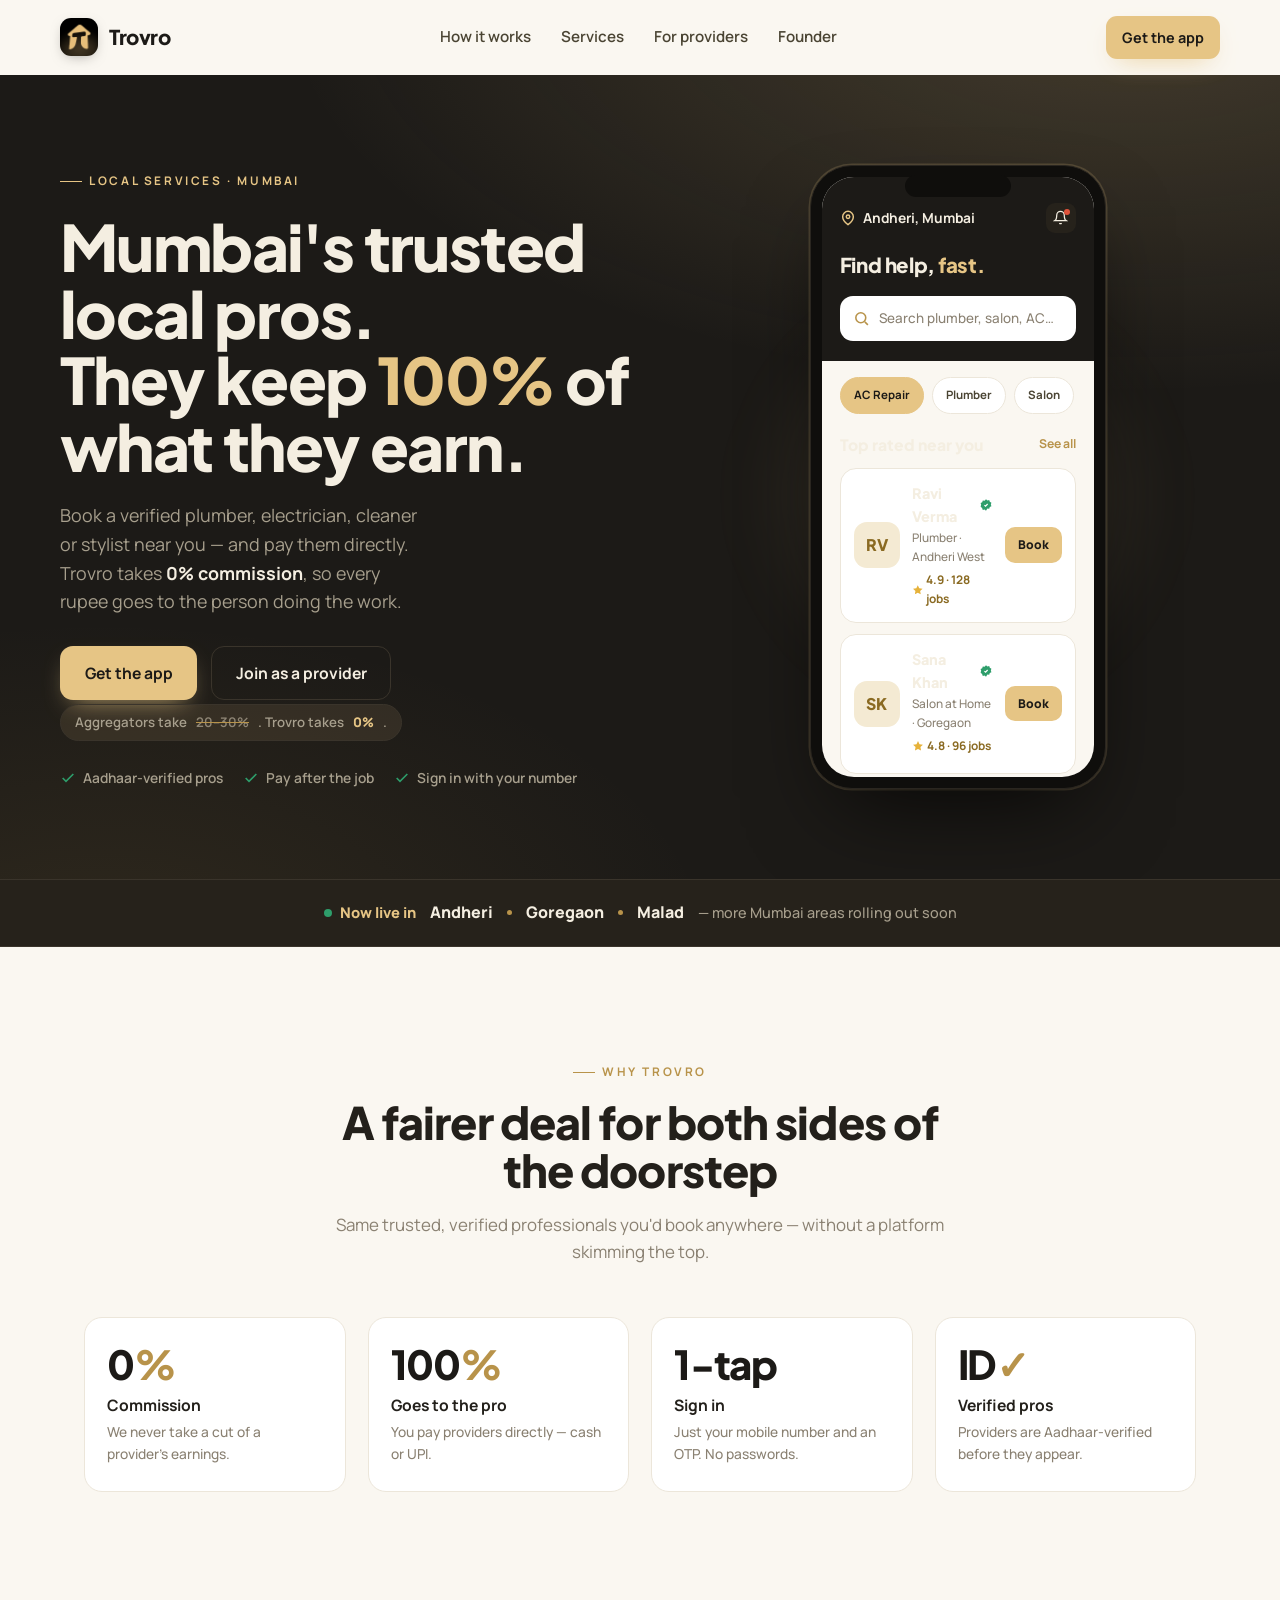
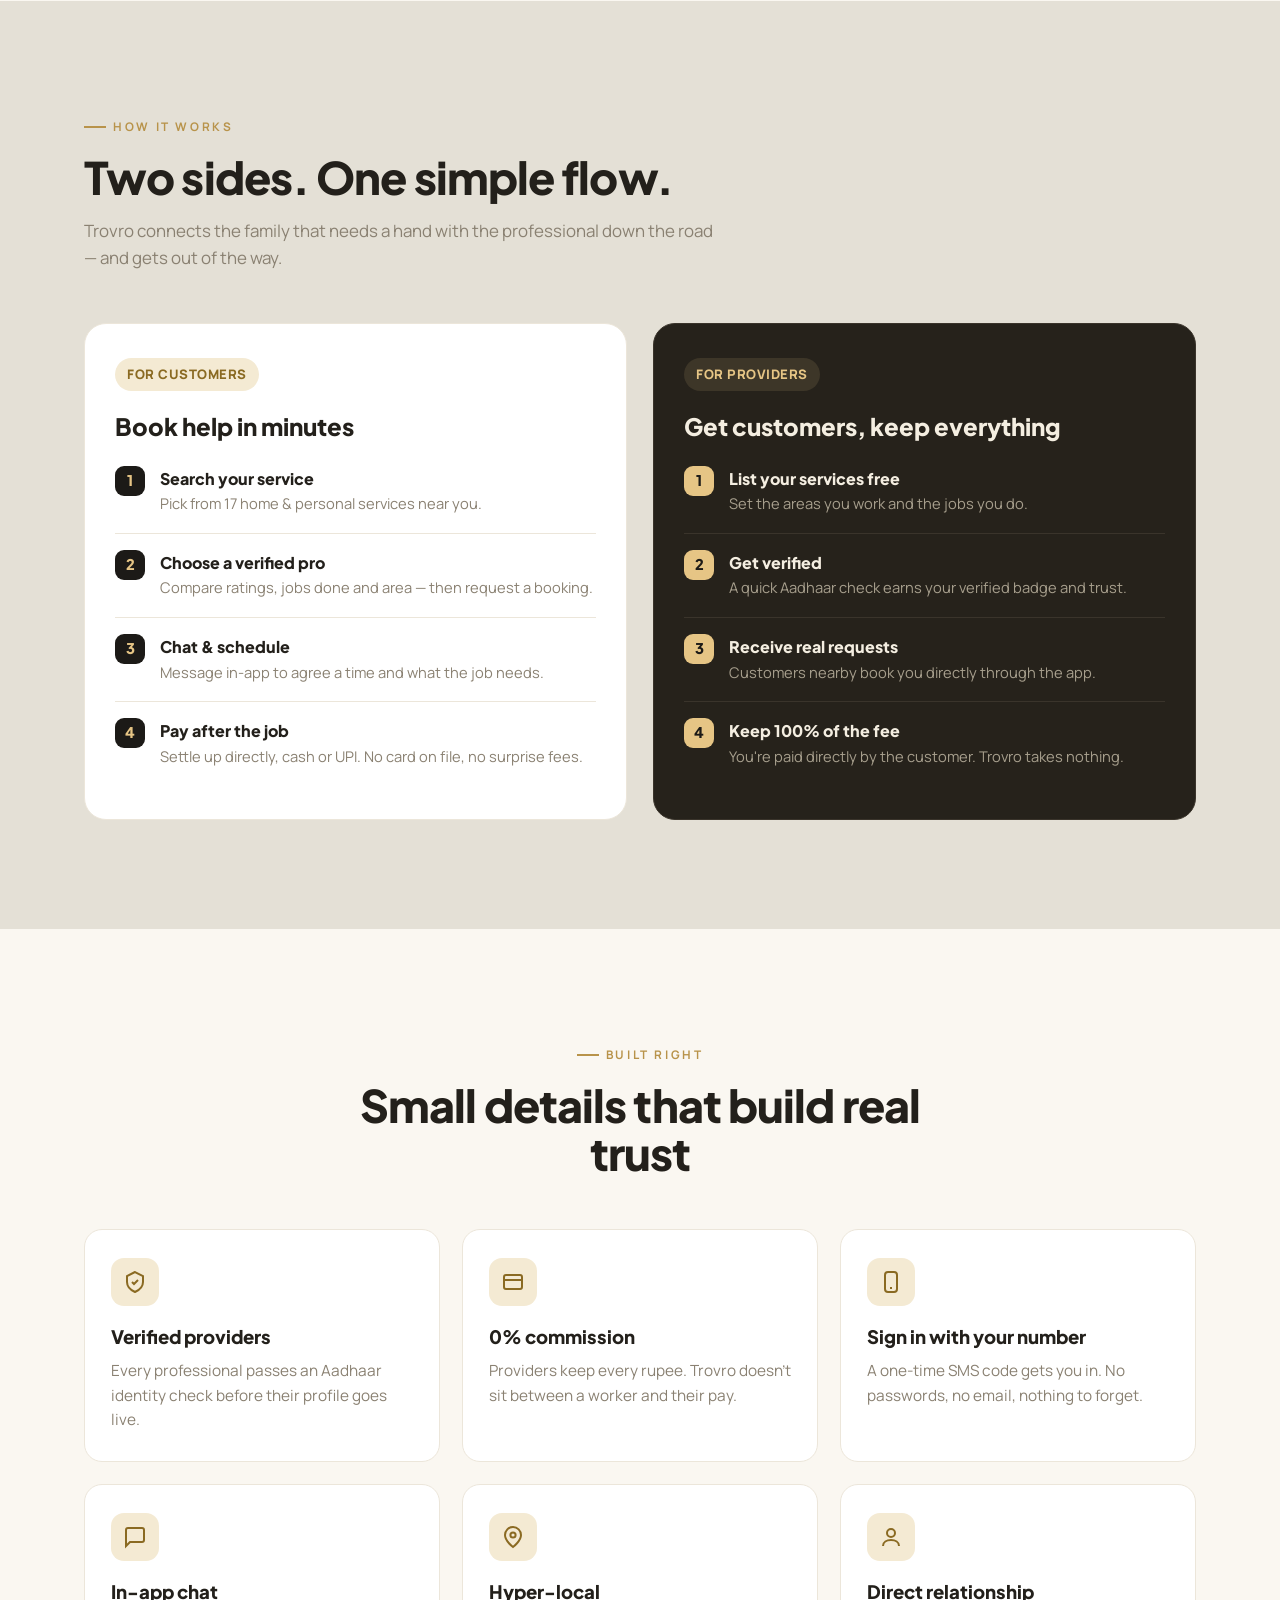
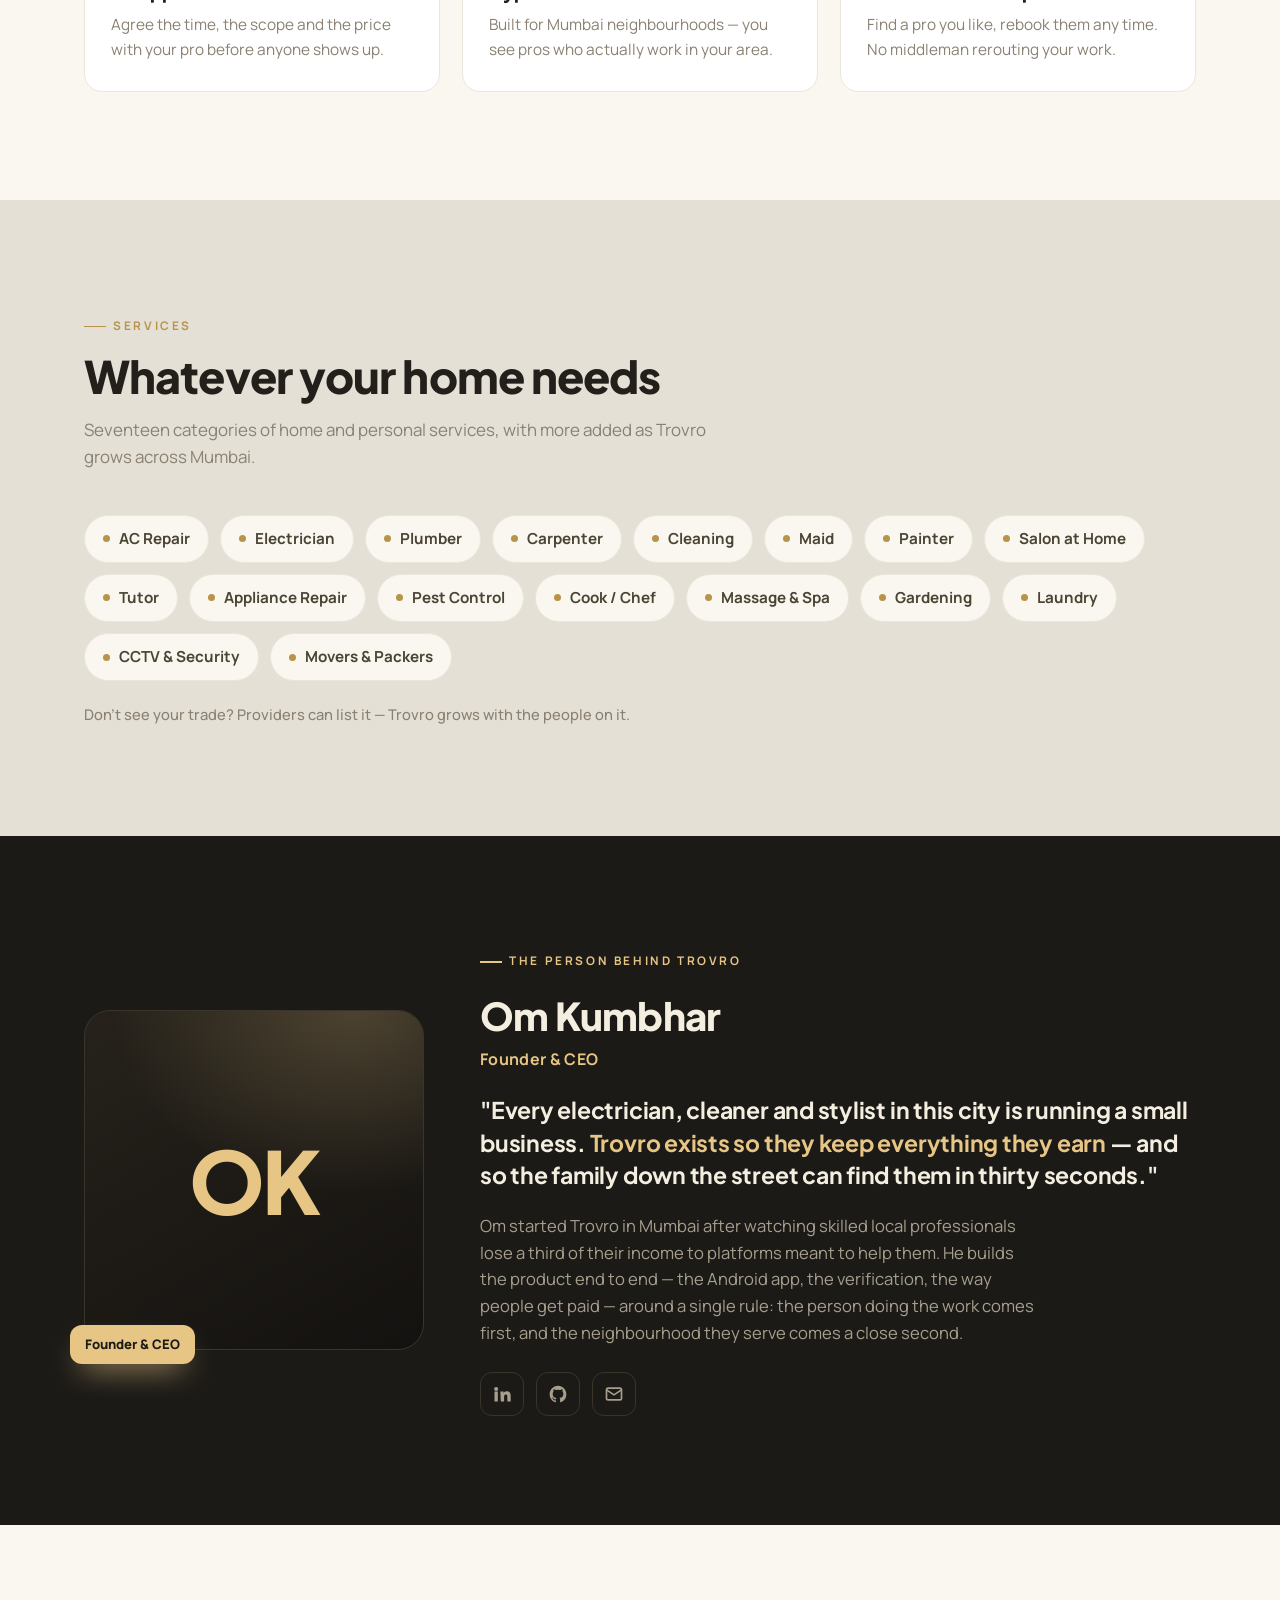
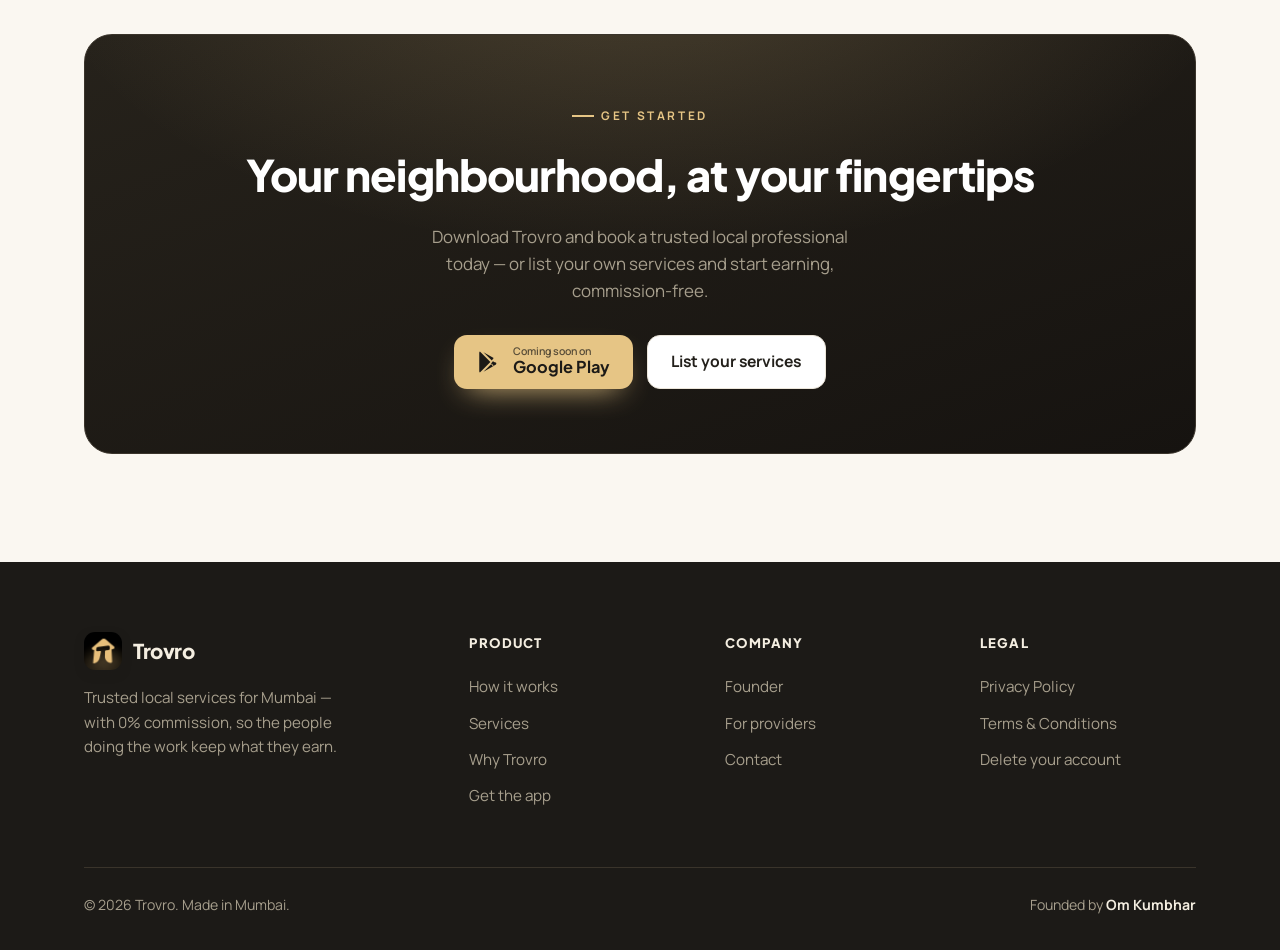
<file: index.html>
<!DOCTYPE html>
<html lang="en">
<head>  
<meta charset="UTF-8">  
<meta name="viewport" content="width=device-width, initial-scale=1.0"> 
<title>Trovro — Mumbai's trusted local pros, 0% commission</title>
<meta name="description" content="Book a verified plumber, electrician, cleaner or stylist near you in Mumbai — and pay them directly. Trovro takes 0% commission, so providers keep 100% of what they earn.">
 
<!-- icons + social -->  
<link rel="icon" href="assets/favicon.png" sizes="48x48">        
<link rel="icon" href="assets/favicon-32.png" sizes="32x32">
<link rel="icon" href="assets/favicon-16.png" sizes="16x16">
<link rel="apple-touch-icon" href="assets/apple-touch-icon.png">        
<meta name="theme-color" content="#1C1A17">  
<meta property="og:type" content="website">
<meta property="og:site_name" content="Trovro">
<meta property="og:title" content="Trovro — Mumbai's trusted local pros, 0% commission">
<meta property="og:description" content="Book a verified plumber, electrician, cleaner or stylist near you in Mumbai — and pay them directly. Trovro takes 0% commission, so providers keep 100% of what they earn.">
<meta property="og:url" content="https://trovro.com/">
<meta property="og:image" content="https://trovro.com/assets/og-image.png">
<meta property="og:image:width" content="1200">  
<meta property="og:image:height" content="630">
<meta property="og:image:alt" content="Trovro — Mumbai's trusted local professionals, 0% commission">      
<meta property="og:locale" content="en_IN">
<meta name="twitter:card" content="summary_large_image">
<meta name="twitter:title" content="Trovro — Mumbai's trusted local pros, 0% commission">
<meta name="twitter:description" content="Book a verified plumber, electrician, cleaner or stylist near you in Mumbai — and pay them directly. Trovro takes 0% commission, so providers keep 100% of what they earn.">
<meta name="twitter:image" content="https://trovro.com/assets/og-image.png">
<!-- /icons + social -->
<link rel="canonical" href="https://trovro.com/">
<link rel="preconnect" href="https://fonts.googleapis.com">      
<link rel="preconnect" href="https://fonts.gstatic.com" crossorigin>
<link href="https://fonts.googleapis.com/css2?family=Plus+Jakarta+Sans:wght@500;600;700;800&family=Manrope:wght@400;500;600;700;800&display=swap" rel="stylesheet">
<link rel="stylesheet" href="assets/style.css">
</head>
<body>

<!-- ===================== NAV ===================== -->
<header class="nav" id="nav">
  <div class="wrap nav-in">
    <a class="brand" href="#top" aria-label="Trovro home">
      <span class="mark" role="img" aria-label="Trovro logo"></span>
      <span class="wordmark">Trovro</span>
    </a>
    <nav class="nav-links" aria-label="Primary">
      <a href="#how">How it works</a>
      <a href="#services">Services</a>
      <a href="#providers">For providers</a>
      <a href="#founder">Founder</a>
    </nav>
    <div class="nav-cta">
      <a href="#get" class="btn btn-gold btn-sm menu-cta">Get the app</a>
      <button class="burger" id="burger" aria-label="Menu" aria-expanded="false">
        <span></span><span></span><span></span>
      </button>
    </div>
  </div>
</header>
<div class="mobile-menu" id="mobileMenu">
  <a href="#how">How it works</a>
  <a href="#services">Services</a>
  <a href="#providers">For providers</a>
  <a href="#founder">Founder</a>
  <a href="#get" class="btn btn-gold">Get the app</a>
</div>

<span id="top"></span>

<!-- ===================== HERO ===================== -->
<section class="hero">
  <div class="wrap hero-in">
    <div class="hero-copy">
      <span class="eyebrow on-dark">Local services · Mumbai</span>
      <h1>Mumbai's trusted local pros.<br>They keep <span class="g">100%</span> of what they earn.</h1>
      <p class="sub">Book a verified plumber, electrician, cleaner or stylist near you — and pay them directly. Trovro takes <b>0% commission</b>, so every rupee goes to the person doing the work.</p>
      <div class="hero-cta">
        <a href="#get" class="btn btn-gold">Get the app</a>
        <a href="#providers" class="btn btn-ghost">Join as a provider</a>
      </div>
      <div class="compare-chip">Aggregators take <s>20–30%</s>. Trovro takes <b>0%</b>.</div>
      <div class="trust-row">
        <span class="t"><svg width="16" height="16" viewBox="0 0 24 24" fill="none" stroke="var(--green)" stroke-width="2.4"><path d="M20 6 9 17l-5-5"/></svg>Aadhaar-verified pros</span>
        <span class="t"><svg width="16" height="16" viewBox="0 0 24 24" fill="none" stroke="var(--green)" stroke-width="2.4"><path d="M20 6 9 17l-5-5"/></svg>Pay after the job</span>
        <span class="t"><svg width="16" height="16" viewBox="0 0 24 24" fill="none" stroke="var(--green)" stroke-width="2.4"><path d="M20 6 9 17l-5-5"/></svg>Sign in with your number</span>
      </div>
    </div>

    <!-- phone mockup -->
    <div class="phone-stage">
      <div class="phone" aria-hidden="true">
        <div class="notch"></div>
        <div class="screen">
          <div class="app-top">
            <div class="app-loc">
              <div class="l"><svg class="pin" viewBox="0 0 24 24" fill="none" stroke="currentColor" stroke-width="2.2"><path d="M20 10c0 6-8 12-8 12s-8-6-8-12a8 8 0 0 1 16 0Z"/><circle cx="12" cy="10" r="2.6"/></svg>Andheri, Mumbai</div>
              <div class="bell"><svg width="15" height="15" viewBox="0 0 24 24" fill="none" stroke="#F4EEE1" stroke-width="2"><path d="M18 8a6 6 0 0 0-12 0c0 7-3 9-3 9h18s-3-2-3-9"/><path d="M13.7 21a2 2 0 0 1-3.4 0"/></svg></div>
            </div>
            <div class="app-hi">Find help, <span>fast.</span></div>
            <div class="app-search"><svg viewBox="0 0 24 24" fill="none" stroke="currentColor" stroke-width="2.2"><circle cx="11" cy="11" r="7"/><path d="m21 21-4.3-4.3"/></svg><span>Search plumber, salon, AC…</span></div>
          </div>
          <div class="app-body">
            <div class="chips">
              <span class="chip on">AC Repair</span>
              <span class="chip">Plumber</span>
              <span class="chip">Salon</span>
              <span class="chip">Cleaning</span>
            </div>
            <div class="app-lbl"><b>Top rated near you</b><a>See all</a></div>
            <div class="pcard">
              <div class="av">RV</div>
              <div class="info">
                <div class="nm">Ravi Verma <svg viewBox="0 0 24 24" fill="currentColor"><path d="M12 2l2.4 2.1 3.1-.5 1 3 2.8 1.5-1 3 1 3-2.8 1.5-1 3-3.1-.5L12 22l-2.4-2.1-3.1.5-1-3L2.7 14.6l1-3-1-3 2.8-1.5 1-3 3.1.5z"/><path d="M9.3 12.2l1.9 1.9 3.6-3.8" fill="none" stroke="#fff" stroke-width="2"/></svg></div>
                <div class="meta">Plumber · Andheri West</div>
                <div class="rate"><svg viewBox="0 0 24 24" fill="currentColor"><path d="M12 2l3 6.3 6.9 1-5 4.9 1.2 6.8L12 17.8 5.9 21l1.2-6.8-5-4.9 6.9-1z"/></svg>4.9 · 128 jobs</div>
              </div>
              <span class="book">Book</span>
            </div>
            <div class="pcard">
              <div class="av">SK</div>
              <div class="info">
                <div class="nm">Sana Khan <svg viewBox="0 0 24 24" fill="currentColor"><path d="M12 2l2.4 2.1 3.1-.5 1 3 2.8 1.5-1 3 1 3-2.8 1.5-1 3-3.1-.5L12 22l-2.4-2.1-3.1.5-1-3L2.7 14.6l1-3-1-3 2.8-1.5 1-3 3.1.5z"/><path d="M9.3 12.2l1.9 1.9 3.6-3.8" fill="none" stroke="#fff" stroke-width="2"/></svg></div>
                <div class="meta">Salon at Home · Goregaon</div>
                <div class="rate"><svg viewBox="0 0 24 24" fill="currentColor"><path d="M12 2l3 6.3 6.9 1-5 4.9 1.2 6.8L12 17.8 5.9 21l1.2-6.8-5-4.9 6.9-1z"/></svg>4.8 · 96 jobs</div>
              </div>
              <span class="book">Book</span>
            </div>
          </div>
        </div>
      </div>
    </div>
  </div>
</section>

<!-- ===================== AREAS STRIP ===================== -->
<div class="areas">
  <div class="wrap areas-in">
    <span class="live"><span class="blip"></span>Now live in</span>
    <b>Andheri</b><span class="dot"></span><b>Goregaon</b><span class="dot"></span><b>Malad</b>
    <span class="soft">— more Mumbai areas rolling out soon</span>
  </div>
</div>

<!-- ===================== STATS ===================== -->
<section class="sec sec--cream" id="why">
  <div class="wrap">
    <div class="sec-head center reveal">
      <span class="eyebrow center">Why Trovro</span>
      <h2>A fairer deal for both sides of the doorstep</h2>
      <p>Same trusted, verified professionals you'd book anywhere — without a platform skimming the top.</p>
    </div>
    <div class="stats" style="margin-top:52px">
      <div class="stat reveal"><div class="big">0<span class="u">%</span></div><div class="lbl">Commission</div><div class="desc">We never take a cut of a provider's earnings.</div></div>
      <div class="stat reveal"><div class="big">100<span class="u">%</span></div><div class="lbl">Goes to the pro</div><div class="desc">You pay providers directly — cash or UPI.</div></div>
      <div class="stat reveal"><div class="big">1-tap</div><div class="lbl">Sign in</div><div class="desc">Just your mobile number and an OTP. No passwords.</div></div>
      <div class="stat reveal"><div class="big">ID<span class="u">✓</span></div><div class="lbl">Verified pros</div><div class="desc">Providers are Aadhaar-verified before they appear.</div></div>
    </div>
  </div>
</section>

<!-- ===================== HOW IT WORKS ===================== -->
<section class="sec sec--page" id="how">
  <div class="wrap">
    <div class="sec-head reveal">
      <span class="eyebrow">How it works</span>
      <h2>Two sides. One simple flow.</h2>
      <p>Trovro connects the family that needs a hand with the professional down the road — and gets out of the way.</p>
    </div>
    <div class="steps-grid">
      <div class="steps-col reveal" id="customers">
        <span class="tag">For customers</span>
        <h3>Book help in minutes</h3>
        <div class="step"><span class="n">1</span><div class="st"><b>Search your service</b><span>Pick from 17 home & personal services near you.</span></div></div>
        <div class="step"><span class="n">2</span><div class="st"><b>Choose a verified pro</b><span>Compare ratings, jobs done and area — then request a booking.</span></div></div>
        <div class="step"><span class="n">3</span><div class="st"><b>Chat & schedule</b><span>Message in-app to agree a time and what the job needs.</span></div></div>
        <div class="step"><span class="n">4</span><div class="st"><b>Pay after the job</b><span>Settle up directly, cash or UPI. No card on file, no surprise fees.</span></div></div>
      </div>
      <div class="steps-col dark reveal" id="providers">
        <span class="tag">For providers</span>
        <h3>Get customers, keep everything</h3>
        <div class="step"><span class="n">1</span><div class="st"><b>List your services free</b><span>Set the areas you work and the jobs you do.</span></div></div>
        <div class="step"><span class="n">2</span><div class="st"><b>Get verified</b><span>A quick Aadhaar check earns your verified badge and trust.</span></div></div>
        <div class="step"><span class="n">3</span><div class="st"><b>Receive real requests</b><span>Customers nearby book you directly through the app.</span></div></div>
        <div class="step"><span class="n">4</span><div class="st"><b>Keep 100% of the fee</b><span>You're paid directly by the customer. Trovro takes nothing.</span></div></div>
      </div>
    </div>
  </div>
</section>

<!-- ===================== FEATURES ===================== -->
<section class="sec sec--cream">
  <div class="wrap">
    <div class="sec-head center reveal">
      <span class="eyebrow center">Built right</span>
      <h2>Small details that build real trust</h2>
    </div>
    <div class="feat-grid">
      <div class="feat reveal"><div class="ic"><svg viewBox="0 0 24 24" fill="none" stroke="currentColor" stroke-width="2"><path d="M12 2 4 6v6c0 5 3.5 8 8 10 4.5-2 8-5 8-10V6z"/><path d="m9 12 2 2 4-4"/></svg></div><h3>Verified providers</h3><p>Every professional passes an Aadhaar identity check before their profile goes live.</p></div>
      <div class="feat reveal"><div class="ic"><svg viewBox="0 0 24 24" fill="none" stroke="currentColor" stroke-width="2"><rect x="3" y="5" width="18" height="14" rx="2"/><path d="M3 10h18"/></svg></div><h3>0% commission</h3><p>Providers keep every rupee. Trovro doesn't sit between a worker and their pay.</p></div>
      <div class="feat reveal"><div class="ic"><svg viewBox="0 0 24 24" fill="none" stroke="currentColor" stroke-width="2"><rect x="6" y="2" width="12" height="20" rx="3"/><path d="M11 18h2"/></svg></div><h3>Sign in with your number</h3><p>A one-time SMS code gets you in. No passwords, no email, nothing to forget.</p></div>
      <div class="feat reveal"><div class="ic"><svg viewBox="0 0 24 24" fill="none" stroke="currentColor" stroke-width="2"><path d="M21 15a2 2 0 0 1-2 2H7l-4 4V5a2 2 0 0 1 2-2h14a2 2 0 0 1 2 2z"/></svg></div><h3>In-app chat</h3><p>Agree the time, the scope and the price with your pro before anyone shows up.</p></div>
      <div class="feat reveal"><div class="ic"><svg viewBox="0 0 24 24" fill="none" stroke="currentColor" stroke-width="2"><path d="M20 10c0 6-8 12-8 12s-8-6-8-12a8 8 0 0 1 16 0Z"/><circle cx="12" cy="10" r="2.6"/></svg></div><h3>Hyper-local</h3><p>Built for Mumbai neighbourhoods — you see pros who actually work in your area.</p></div>
      <div class="feat reveal"><div class="ic"><svg viewBox="0 0 24 24" fill="none" stroke="currentColor" stroke-width="2"><circle cx="12" cy="8" r="4"/><path d="M4 21c0-4 3.6-6 8-6s8 2 8 6"/></svg></div><h3>Direct relationship</h3><p>Find a pro you like, rebook them any time. No middleman rerouting your work.</p></div>
    </div>
  </div>
</section>

<!-- ===================== SERVICES ===================== -->
<section class="sec sec--page" id="services">
  <div class="wrap">
    <div class="sec-head reveal">
      <span class="eyebrow">Services</span>
      <h2>Whatever your home needs</h2>
      <p>Seventeen categories of home and personal services, with more added as Trovro grows across Mumbai.</p>
    </div>
    <div class="cats reveal">
      <span class="cat"><span class="d"></span>AC Repair</span>
      <span class="cat"><span class="d"></span>Electrician</span>
      <span class="cat"><span class="d"></span>Plumber</span>
      <span class="cat"><span class="d"></span>Carpenter</span>
      <span class="cat"><span class="d"></span>Cleaning</span>
      <span class="cat"><span class="d"></span>Maid</span>
      <span class="cat"><span class="d"></span>Painter</span>
      <span class="cat"><span class="d"></span>Salon at Home</span>
      <span class="cat"><span class="d"></span>Tutor</span>
      <span class="cat"><span class="d"></span>Appliance Repair</span>
      <span class="cat"><span class="d"></span>Pest Control</span>
      <span class="cat"><span class="d"></span>Cook / Chef</span>
      <span class="cat"><span class="d"></span>Massage &amp; Spa</span>
      <span class="cat"><span class="d"></span>Gardening</span>
      <span class="cat"><span class="d"></span>Laundry</span>
      <span class="cat"><span class="d"></span>CCTV &amp; Security</span>
      <span class="cat"><span class="d"></span>Movers &amp; Packers</span>
    </div>
    <p class="cats-note">Don't see your trade? Providers can list it — Trovro grows with the people on it.</p>
  </div>
</section>

<!-- ===================== FOUNDER ===================== -->
<section class="sec sec--dark" id="founder">
  <div class="wrap">
    <div class="founder-grid founder">
      <div class="portrait reveal">
        <div class="frame">
          <!-- To use a real photo: replace the <span class="mono"> line with
               <img src="assets/om-kumbhar.jpg" alt="Om Kumbhar, Founder & CEO of Trovro"> -->
          <span class="mono">OK</span>
        </div>
        <span class="badge">Founder &amp; CEO</span>
      </div>
      <div class="reveal">
        <span class="eyebrow on-dark">The person behind Trovro</span>
        <div class="name">Om Kumbhar</div>
        <div class="role">Founder &amp; CEO</div>
        <p class="quote">"Every electrician, cleaner and stylist in this city is running a small business. <span class="g">Trovro exists so they keep everything they earn</span> — and so the family down the street can find them in thirty seconds."</p>
        <p class="bio">Om started Trovro in Mumbai after watching skilled local professionals lose a third of their income to platforms meant to help them. He builds the product end to end — the Android app, the verification, the way people get paid — around a single rule: the person doing the work comes first, and the neighbourhood they serve comes a close second.</p>
        <div class="socials">
          <a href="#" aria-label="LinkedIn"><svg viewBox="0 0 24 24" fill="currentColor"><path d="M4.98 3.5a2.5 2.5 0 1 1 0 5 2.5 2.5 0 0 1 0-5zM3 9h4v12H3zM10 9h3.8v1.7h.05c.53-1 1.83-2.05 3.77-2.05 4.03 0 4.78 2.65 4.78 6.1V21h-4v-5.4c0-1.3 0-2.95-1.8-2.95s-2.08 1.4-2.08 2.85V21h-4z"/></svg></a>
          <a href="#" aria-label="GitHub"><svg viewBox="0 0 24 24" fill="currentColor"><path d="M12 2C6.48 2 2 6.58 2 12.25c0 4.53 2.87 8.37 6.85 9.73.5.1.68-.22.68-.49l-.01-1.9c-2.79.62-3.38-1.22-3.38-1.22-.45-1.18-1.11-1.49-1.11-1.49-.91-.64.07-.63.07-.63 1 .07 1.53 1.06 1.53 1.06.9 1.57 2.36 1.12 2.94.86.09-.67.35-1.12.63-1.38-2.22-.26-4.56-1.14-4.56-5.07 0-1.12.39-2.03 1.03-2.75-.1-.26-.45-1.3.1-2.71 0 0 .84-.28 2.75 1.05a9.4 9.4 0 0 1 5 0c1.91-1.33 2.75-1.05 2.75-1.05.55 1.41.2 2.45.1 2.71.64.72 1.03 1.63 1.03 2.75 0 3.94-2.34 4.81-4.57 5.06.36.32.68.94.68 1.9l-.01 2.82c0 .27.18.6.69.49A10.26 10.26 0 0 0 22 12.25C22 6.58 17.52 2 12 2z"/></svg></a>
          <a href="mailto:trovro01@gmail.com" aria-label="Email"><svg viewBox="0 0 24 24" fill="none" stroke="currentColor" stroke-width="2"><rect x="3" y="5" width="18" height="14" rx="2"/><path d="m3 7 9 6 9-6"/></svg></a>
        </div>
      </div>
    </div>
  </div>
</section>

<!-- ===================== FINAL CTA ===================== -->
<section class="sec sec--cream" id="get">
  <div class="wrap">
    <div class="cta-card reveal">
      <span class="eyebrow on-dark center">Get started</span>
      <h2>Your neighbourhood, at your fingertips</h2>
      <p>Download Trovro and book a trusted local professional today — or list your own services and start earning, commission-free.</p>
      <div class="cta-btns">
        <a href="#" class="play" aria-label="Get it on Google Play (coming soon)">
          <svg viewBox="0 0 24 24" fill="currentColor"><path d="M3.6 2.3 13.3 12 3.6 21.7c-.3-.2-.6-.6-.6-1.2V3.5c0-.6.3-1 .6-1.2zm11 8.3L6.9 3l9.4 5.4-1.7 2.2zm3.5 2-2.5-1.4-1.9 2.4 1.9 2.4 2.5-1.4c.9-.5.9-1.9 0-2.6zM6.9 21l7.7-7.6 1.7 2.2L6.9 21z"/></svg>
          <span class="tx"><small>Coming soon on</small><b>Google Play</b></span>
        </a>
        <a href="#providers" class="btn btn-outline" style="background:#fff">List your services</a>
      </div>
    </div>
  </div>
</section>

<!-- ===================== FOOTER ===================== -->
<footer>
  <div class="wrap">
    <div class="foot-grid">
      <div class="foot-brand">
        <a class="brand" href="#top">
          <span class="mark" role="img" aria-label="Trovro logo"></span>
          <span class="wordmark">Trovro</span>
        </a>
        <p>Trusted local services for Mumbai — with 0% commission, so the people doing the work keep what they earn.</p>
      </div>
      <div class="foot-col">
        <h4>Product</h4>
        <a href="#how">How it works</a>
        <a href="#services">Services</a>
        <a href="#why">Why Trovro</a>
        <a href="#get">Get the app</a>
      </div>
      <div class="foot-col">
        <h4>Company</h4>
        <a href="#founder">Founder</a>
        <a href="#providers">For providers</a>
        <a href="contact.html">Contact</a>
      </div>
      <div class="foot-col">
        <h4>Legal</h4>
        <a href="privacy.html">Privacy Policy</a>
        <a href="terms.html">Terms &amp; Conditions</a>
        <a href="delete-account.html">Delete your account</a>
      </div>
    </div>
    <div class="foot-bottom">
      <span>© <span id="yr"></span> Trovro. Made in Mumbai.</span>
      <span class="made">Founded by <b>Om Kumbhar</b></span>
    </div>
  </div>
</footer>

<script src="assets/site.js"></script>
</body>
</html>
</file>
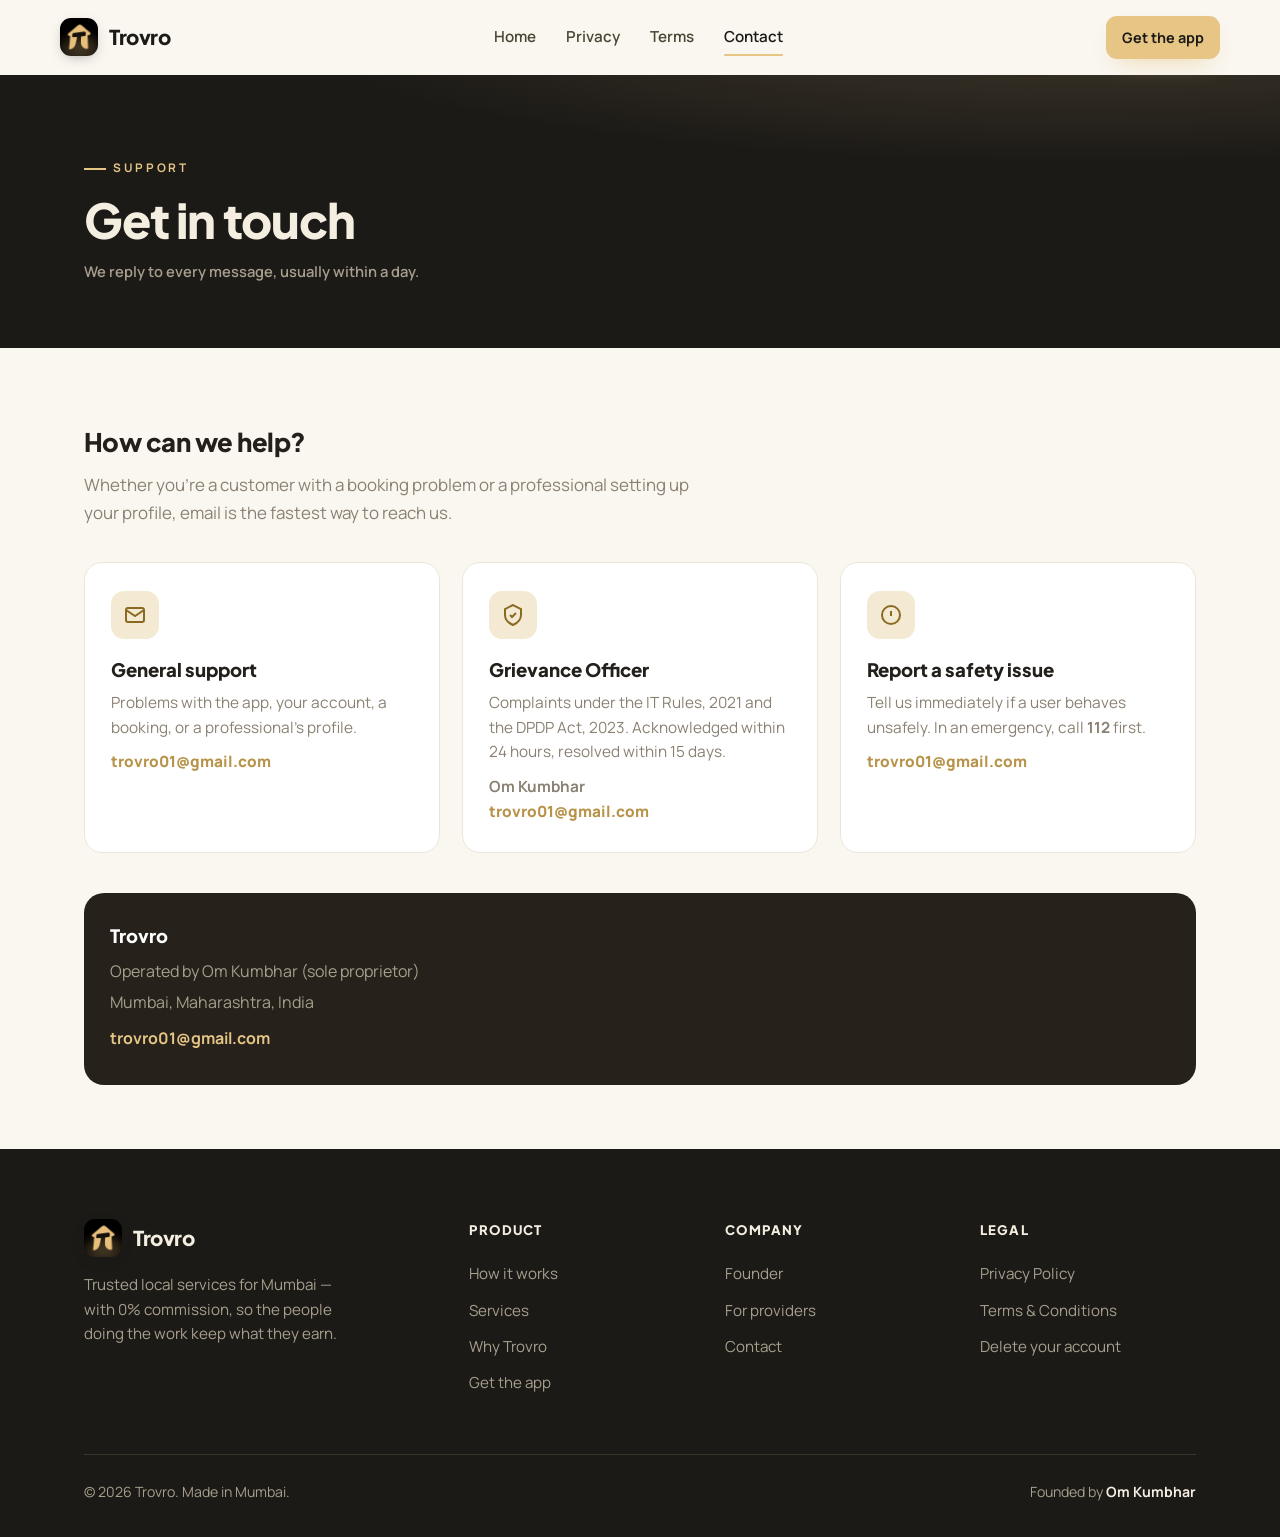
<file: contact.html>
<!DOCTYPE html>
<html lang="en">
<head>
<meta charset="UTF-8">
<meta name="viewport" content="width=device-width, initial-scale=1.0">
<title>Contact & Support — Trovro</title>
<meta name="description" content="Get help with Trovro, or contact our Grievance Officer.">

<!-- icons + social -->
<link rel="icon" href="assets/favicon.png" sizes="48x48">
<link rel="icon" href="assets/favicon-32.png" sizes="32x32">
<link rel="icon" href="assets/favicon-16.png" sizes="16x16">
<link rel="apple-touch-icon" href="assets/apple-touch-icon.png">
<meta name="theme-color" content="#1C1A17">
<meta property="og:type" content="website">
<meta property="og:site_name" content="Trovro">
<meta property="og:title" content="Contact & Support — Trovro">
<meta property="og:description" content="Get help with Trovro, or contact our Grievance Officer.">
<meta property="og:url" content="https://trovro.com/contact.html">
<meta property="og:image" content="https://trovro.com/assets/og-image.png">
<meta property="og:image:width" content="1200">
<meta property="og:image:height" content="630">
<meta property="og:image:alt" content="Trovro — Mumbai's trusted local professionals, 0% commission">
<meta property="og:locale" content="en_IN">
<meta name="twitter:card" content="summary_large_image">
<meta name="twitter:title" content="Contact & Support — Trovro">
<meta name="twitter:description" content="Get help with Trovro, or contact our Grievance Officer.">
<meta name="twitter:image" content="https://trovro.com/assets/og-image.png">
<!-- /icons + social -->
<link rel="canonical" href="https://trovro.com/contact.html">
<link rel="preconnect" href="https://fonts.googleapis.com">
<link rel="preconnect" href="https://fonts.gstatic.com" crossorigin>
<link href="https://fonts.googleapis.com/css2?family=Plus+Jakarta+Sans:wght@500;600;700;800&family=Manrope:wght@400;500;600;700;800&display=swap" rel="stylesheet">
<link rel="stylesheet" href="assets/style.css">
</head>
<body>

<header class="nav scrolled" id="nav">
  <div class="wrap nav-in">
    <a class="brand" href="index.html" aria-label="Trovro home">
      <span class="mark" role="img" aria-label="Trovro logo"></span>
      <span class="wordmark">Trovro</span>
    </a>
    <nav class="nav-links" aria-label="Primary">
      <a href="index.html">Home</a>
      <a href="privacy.html">Privacy</a>
      <a href="terms.html">Terms</a>
      <a href="contact.html" class="active">Contact</a>
    </nav>
    <div class="nav-cta">
      <a href="index.html#get" class="btn btn-gold btn-sm menu-cta">Get the app</a>
      <button class="burger" id="burger" aria-label="Menu" aria-expanded="false">
        <span></span><span></span><span></span>
      </button>
    </div>
  </div>
</header>
<div class="mobile-menu" id="mobileMenu">
  <a href="index.html">Home</a>
      <a href="privacy.html">Privacy</a>
      <a href="terms.html">Terms</a>
      <a href="contact.html" class="active">Contact</a>
  <a href="index.html#get" class="btn btn-gold">Get the app</a>
</div>

<section class="page-hero">
  <div class="wrap">
    <span class="eyebrow on-dark">Support</span>
    <h1>Get in touch</h1>
    <p class="updated">We reply to every message, usually within a day.</p>
  </div>
</section>

<section class="legal">
  <div class="wrap">
    <div class="sec-head">
      <h2 style="font-size:1.6rem;font-weight:800;">How can we help?</h2>
      <p>Whether you're a customer with a booking problem or a professional setting up your profile,
      email is the fastest way to reach us.</p>
    </div>

    <div class="feat-grid" style="margin-top:36px">
      <div class="feat">
        <div class="ic"><svg viewBox="0 0 24 24" fill="none" stroke="currentColor" stroke-width="2"><rect x="3" y="5" width="18" height="14" rx="2"/><path d="m3 7 9 6 9-6"/></svg></div>
        <h3>General support</h3>
        <p>Problems with the app, your account, a booking, or a professional's profile.</p>
        <p style="margin-top:10px"><a href="mailto:trovro01@gmail.com" style="color:var(--gold-deep);font-weight:800">trovro01@gmail.com</a></p>
      </div>
      <div class="feat">
        <div class="ic"><svg viewBox="0 0 24 24" fill="none" stroke="currentColor" stroke-width="2"><path d="M12 2 4 6v6c0 5 3.5 8 8 10 4.5-2 8-5 8-10V6z"/><path d="m9 12 2 2 4-4"/></svg></div>
        <h3>Grievance Officer</h3>
        <p>Complaints under the IT Rules, 2021 and the DPDP Act, 2023. Acknowledged within 24 hours,
        resolved within 15 days.</p>
        <p style="margin-top:10px"><strong>Om Kumbhar</strong><br><a href="mailto:trovro01@gmail.com" style="color:var(--gold-deep);font-weight:800">trovro01@gmail.com</a></p>
      </div>
      <div class="feat">
        <div class="ic"><svg viewBox="0 0 24 24" fill="none" stroke="currentColor" stroke-width="2"><circle cx="12" cy="12" r="9"/><path d="M12 8v5"/><path d="M12 16h.01"/></svg></div>
        <h3>Report a safety issue</h3>
        <p>Tell us immediately if a user behaves unsafely. In an emergency, call <strong>112</strong> first.</p>
        <p style="margin-top:10px"><a href="mailto:trovro01@gmail.com" style="color:var(--gold-deep);font-weight:800">trovro01@gmail.com</a></p>
      </div>
    </div>

    <div class="contact-card" style="margin-top:40px">
      <h3>Trovro</h3>
      <p>Operated by Om Kumbhar (sole proprietor)</p>
      <p>Mumbai, Maharashtra, India</p>
      <p style="margin-top:10px"><a href="mailto:trovro01@gmail.com">trovro01@gmail.com</a></p>
    </div>
  </div>
</section>

<footer>
  <div class="wrap">
    <div class="foot-grid">
      <div class="foot-brand">
        <a class="brand" href="index.html">
          <span class="mark" role="img" aria-label="Trovro logo"></span>
          <span class="wordmark">Trovro</span>
        </a>
        <p>Trusted local services for Mumbai — with 0% commission, so the people doing the work keep what they earn.</p>
      </div>
      <div class="foot-col">
        <h4>Product</h4>
        <a href="index.html#how">How it works</a>
        <a href="index.html#services">Services</a>
        <a href="index.html#why">Why Trovro</a>
        <a href="index.html#get">Get the app</a>
      </div>
      <div class="foot-col">
        <h4>Company</h4>
        <a href="index.html#founder">Founder</a>
        <a href="index.html#providers">For providers</a>
        <a href="contact.html">Contact</a>
      </div>
      <div class="foot-col">
        <h4>Legal</h4>
        <a href="privacy.html">Privacy Policy</a>
        <a href="terms.html">Terms &amp; Conditions</a>
        <a href="delete-account.html">Delete your account</a>
      </div>
    </div>
    <div class="foot-bottom">
      <span>© <span id="yr">2026</span> Trovro. Made in Mumbai.</span>
      <span class="made">Founded by <b>Om Kumbhar</b></span>
    </div>
  </div>
</footer>

<script src="assets/site.js"></script>
</body>
</html>
</file>
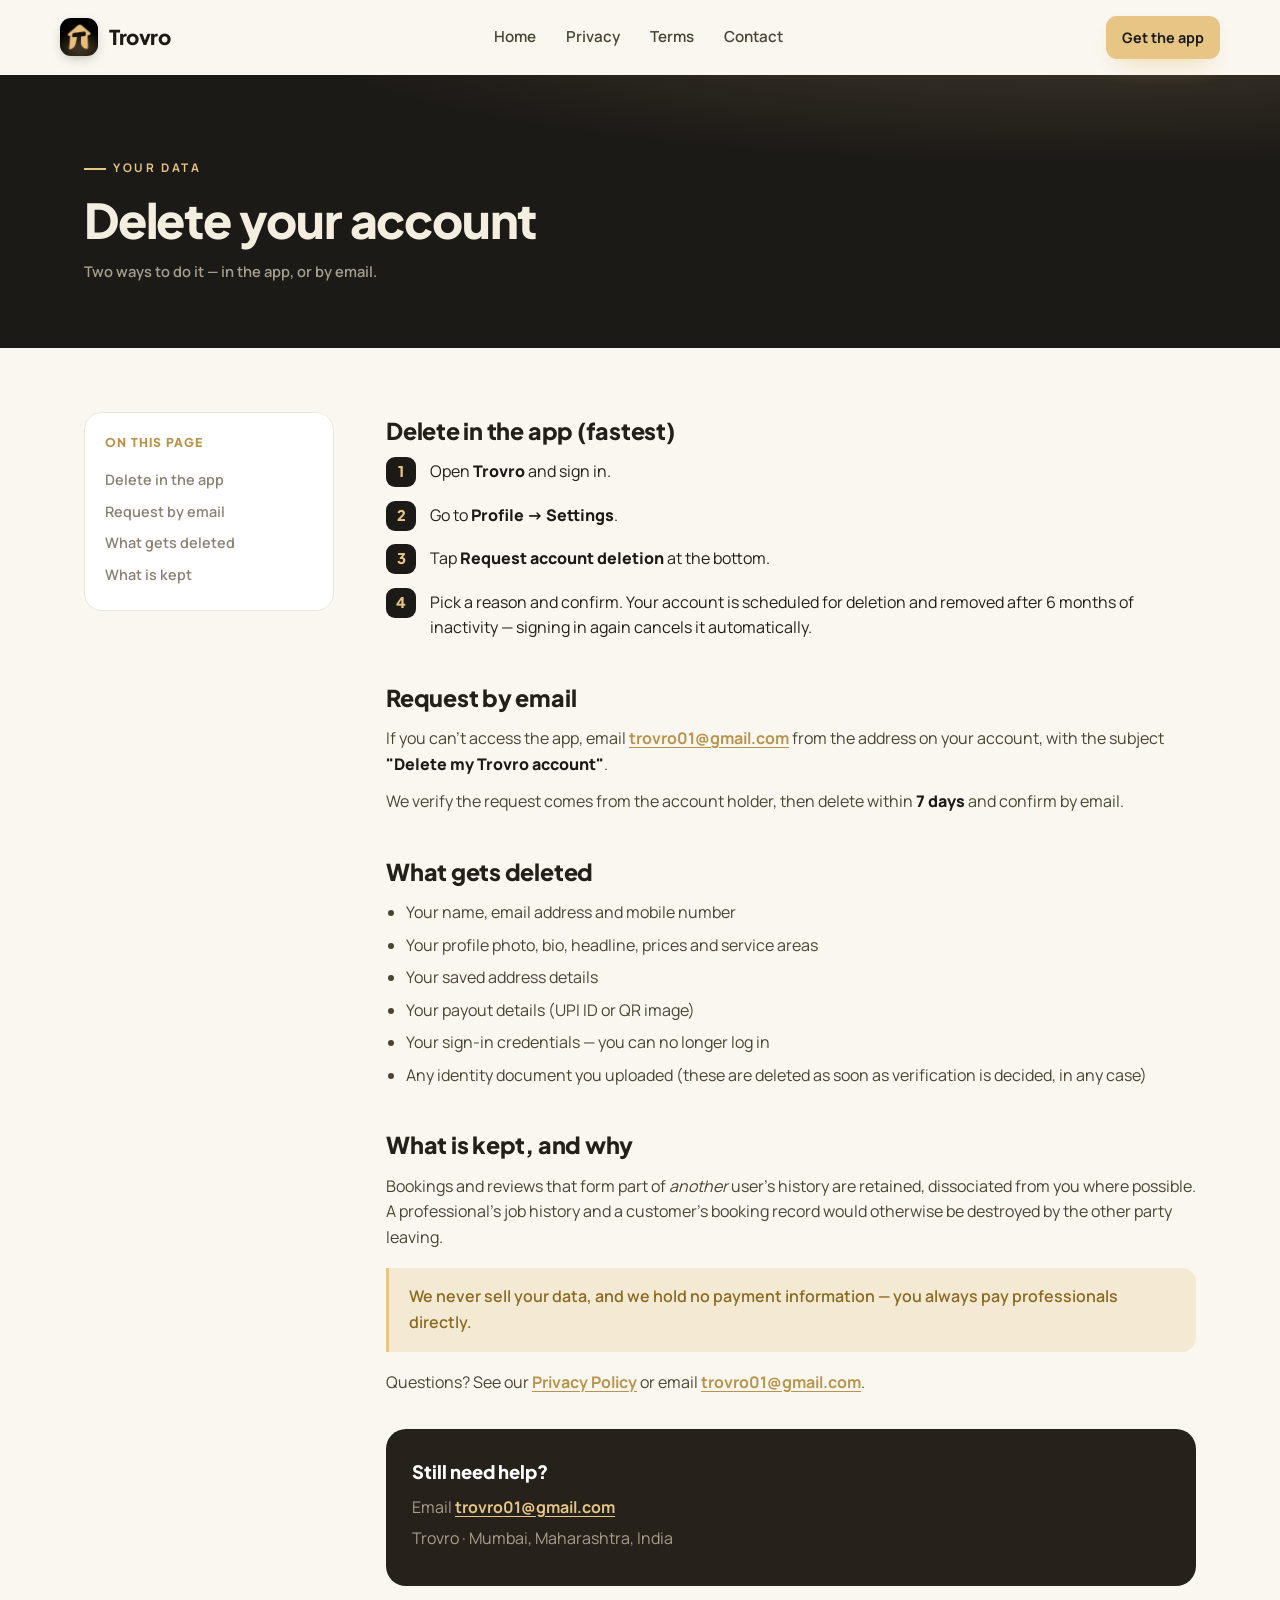
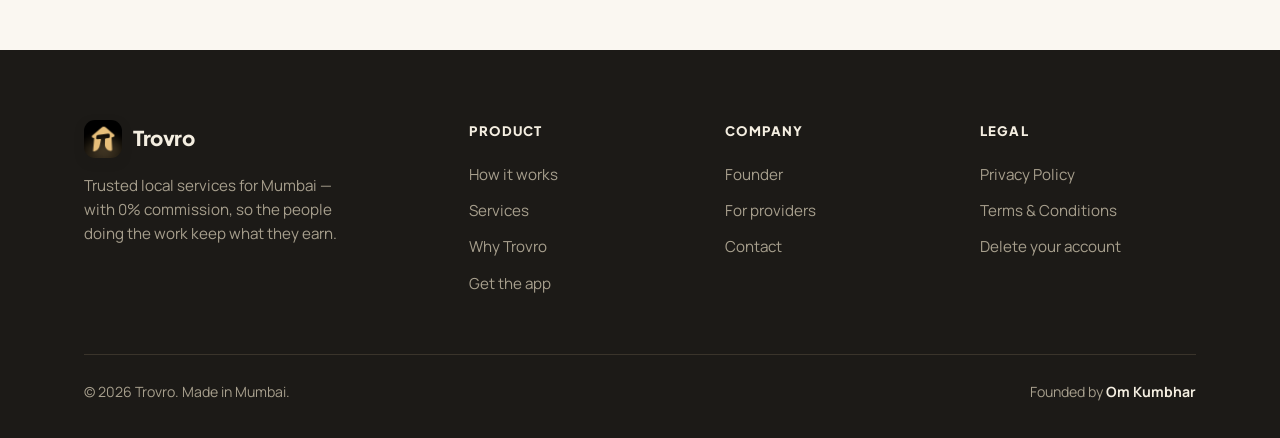
<file: delete-account.html>
<!DOCTYPE html>
<html lang="en">
<head>
<meta charset="UTF-8">
<meta name="viewport" content="width=device-width, initial-scale=1.0">
<title>Delete your Trovro account — Trovro</title>
<meta name="description" content="How to delete your Trovro account and what happens to your data.">

<!-- icons + social -->
<link rel="icon" href="assets/favicon.png" sizes="48x48">
<link rel="icon" href="assets/favicon-32.png" sizes="32x32">
<link rel="icon" href="assets/favicon-16.png" sizes="16x16">
<link rel="apple-touch-icon" href="assets/apple-touch-icon.png">
<meta name="theme-color" content="#1C1A17">
<meta property="og:type" content="website">
<meta property="og:site_name" content="Trovro">
<meta property="og:title" content="Delete your Trovro account — Trovro">
<meta property="og:description" content="How to delete your Trovro account and what happens to your data.">
<meta property="og:url" content="https://trovro.com/delete-account.html">
<meta property="og:image" content="https://trovro.com/assets/og-image.png">
<meta property="og:image:width" content="1200">
<meta property="og:image:height" content="630">
<meta property="og:image:alt" content="Trovro — Mumbai's trusted local professionals, 0% commission">
<meta property="og:locale" content="en_IN">
<meta name="twitter:card" content="summary_large_image">
<meta name="twitter:title" content="Delete your Trovro account — Trovro">
<meta name="twitter:description" content="How to delete your Trovro account and what happens to your data.">
<meta name="twitter:image" content="https://trovro.com/assets/og-image.png">
<!-- /icons + social -->
<link rel="canonical" href="https://trovro.com/delete-account.html">
<link rel="preconnect" href="https://fonts.googleapis.com">
<link rel="preconnect" href="https://fonts.gstatic.com" crossorigin>
<link href="https://fonts.googleapis.com/css2?family=Plus+Jakarta+Sans:wght@500;600;700;800&family=Manrope:wght@400;500;600;700;800&display=swap" rel="stylesheet">
<link rel="stylesheet" href="assets/style.css">
</head>
<body>

<header class="nav scrolled" id="nav">
  <div class="wrap nav-in">
    <a class="brand" href="index.html" aria-label="Trovro home">
      <span class="mark" role="img" aria-label="Trovro logo"></span>
      <span class="wordmark">Trovro</span>
    </a>
    <nav class="nav-links" aria-label="Primary">
      <a href="index.html">Home</a>
      <a href="privacy.html">Privacy</a>
      <a href="terms.html">Terms</a>
      <a href="contact.html">Contact</a>
    </nav>
    <div class="nav-cta">
      <a href="index.html#get" class="btn btn-gold btn-sm menu-cta">Get the app</a>
      <button class="burger" id="burger" aria-label="Menu" aria-expanded="false">
        <span></span><span></span><span></span>
      </button>
    </div>
  </div>
</header>
<div class="mobile-menu" id="mobileMenu">
  <a href="index.html">Home</a>
      <a href="privacy.html">Privacy</a>
      <a href="terms.html">Terms</a>
      <a href="contact.html">Contact</a>
  <a href="index.html#get" class="btn btn-gold">Get the app</a>
</div>

<section class="page-hero">
  <div class="wrap">
    <span class="eyebrow on-dark">Your data</span>
    <h1>Delete your account</h1>
    <p class="updated">Two ways to do it — in the app, or by email.</p>
  </div>
</section>

<section class="legal">
  <div class="wrap legal-grid">
    <aside class="toc">
      <h2>On this page</h2>
      <a href="#in-app">Delete in the app</a>
      <a href="#by-email">Request by email</a>
      <a href="#what-happens">What gets deleted</a>
      <a href="#what-stays">What is kept</a>
    </aside>
    <div class="legal-body">
      <h2 id="in-app">Delete in the app (fastest)</h2>
      <ol class="steps-list">
        <li>Open <strong>Trovro</strong> and sign in.</li>
        <li>Go to <strong>Profile → Settings</strong>.</li>
        <li>Tap <strong>Request account deletion</strong> at the bottom.</li>
        <li>Pick a reason and confirm. Your account is scheduled for deletion and removed after 6 months of inactivity — signing in again cancels it automatically.</li>
      </ol>

      <h2 id="by-email">Request by email</h2>
      <p>If you can't access the app, email <a href="mailto:trovro01@gmail.com?subject=Delete%20my%20Trovro%20account">trovro01@gmail.com</a>
      from the address on your account, with the subject <strong>"Delete my Trovro account"</strong>.</p>
      <p>We verify the request comes from the account holder, then delete within <strong>7 days</strong> and confirm
      by email.</p>

      <h2 id="what-happens">What gets deleted</h2>
      <ul>
        <li>Your name, email address and mobile number</li>
        <li>Your profile photo, bio, headline, prices and service areas</li>
        <li>Your saved address details</li>
        <li>Your payout details (UPI ID or QR image)</li>
        <li>Your sign-in credentials — you can no longer log in</li>
        <li>Any identity document you uploaded (these are deleted as soon as verification is decided, in any case)</li>
      </ul>

      <h2 id="what-stays">What is kept, and why</h2>
      <p>Bookings and reviews that form part of <em>another</em> user's history are retained, dissociated from you
      where possible. A professional's job history and a customer's booking record would otherwise be destroyed by the
      other party leaving.</p>
      <div class="callout">
        <p>We never sell your data, and we hold no payment information — you always pay professionals directly.</p>
      </div>
      <p>Questions? See our <a href="privacy.html">Privacy Policy</a> or email
      <a href="mailto:trovro01@gmail.com">trovro01@gmail.com</a>.</p>

      <div class="contact-card">
        <h3>Still need help?</h3>
        <p>Email <a href="mailto:trovro01@gmail.com">trovro01@gmail.com</a></p>
        <p>Trovro · Mumbai, Maharashtra, India</p>
      </div>
    </div>
  </div>
</section>

<footer>
  <div class="wrap">
    <div class="foot-grid">
      <div class="foot-brand">
        <a class="brand" href="index.html">
          <span class="mark" role="img" aria-label="Trovro logo"></span>
          <span class="wordmark">Trovro</span>
        </a>
        <p>Trusted local services for Mumbai — with 0% commission, so the people doing the work keep what they earn.</p>
      </div>
      <div class="foot-col">
        <h4>Product</h4>
        <a href="index.html#how">How it works</a>
        <a href="index.html#services">Services</a>
        <a href="index.html#why">Why Trovro</a>
        <a href="index.html#get">Get the app</a>
      </div>
      <div class="foot-col">
        <h4>Company</h4>
        <a href="index.html#founder">Founder</a>
        <a href="index.html#providers">For providers</a>
        <a href="contact.html">Contact</a>
      </div>
      <div class="foot-col">
        <h4>Legal</h4>
        <a href="privacy.html">Privacy Policy</a>
        <a href="terms.html">Terms &amp; Conditions</a>
        <a href="delete-account.html">Delete your account</a>
      </div>
    </div>
    <div class="foot-bottom">
      <span>© <span id="yr">2026</span> Trovro. Made in Mumbai.</span>
      <span class="made">Founded by <b>Om Kumbhar</b></span>
    </div>
  </div>
</footer>

<script src="assets/site.js"></script>
</body>
</html>
</file>
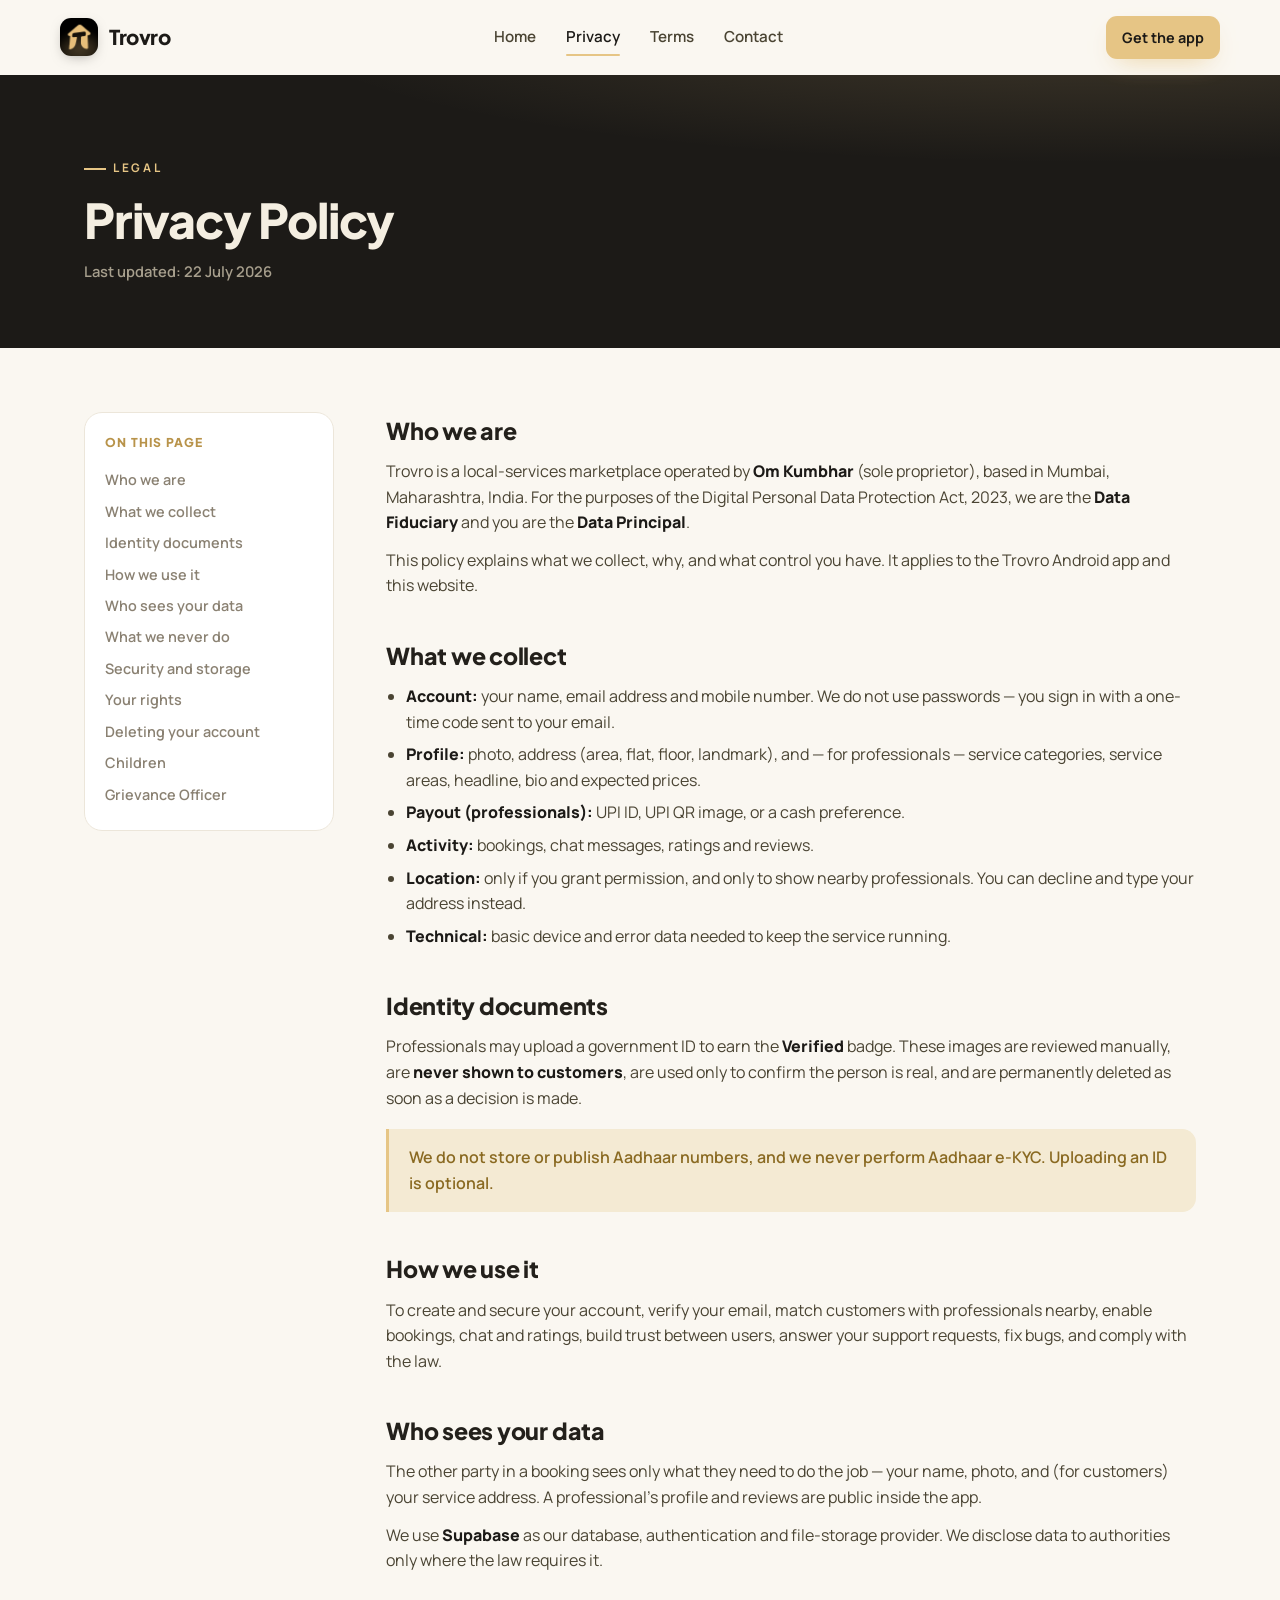
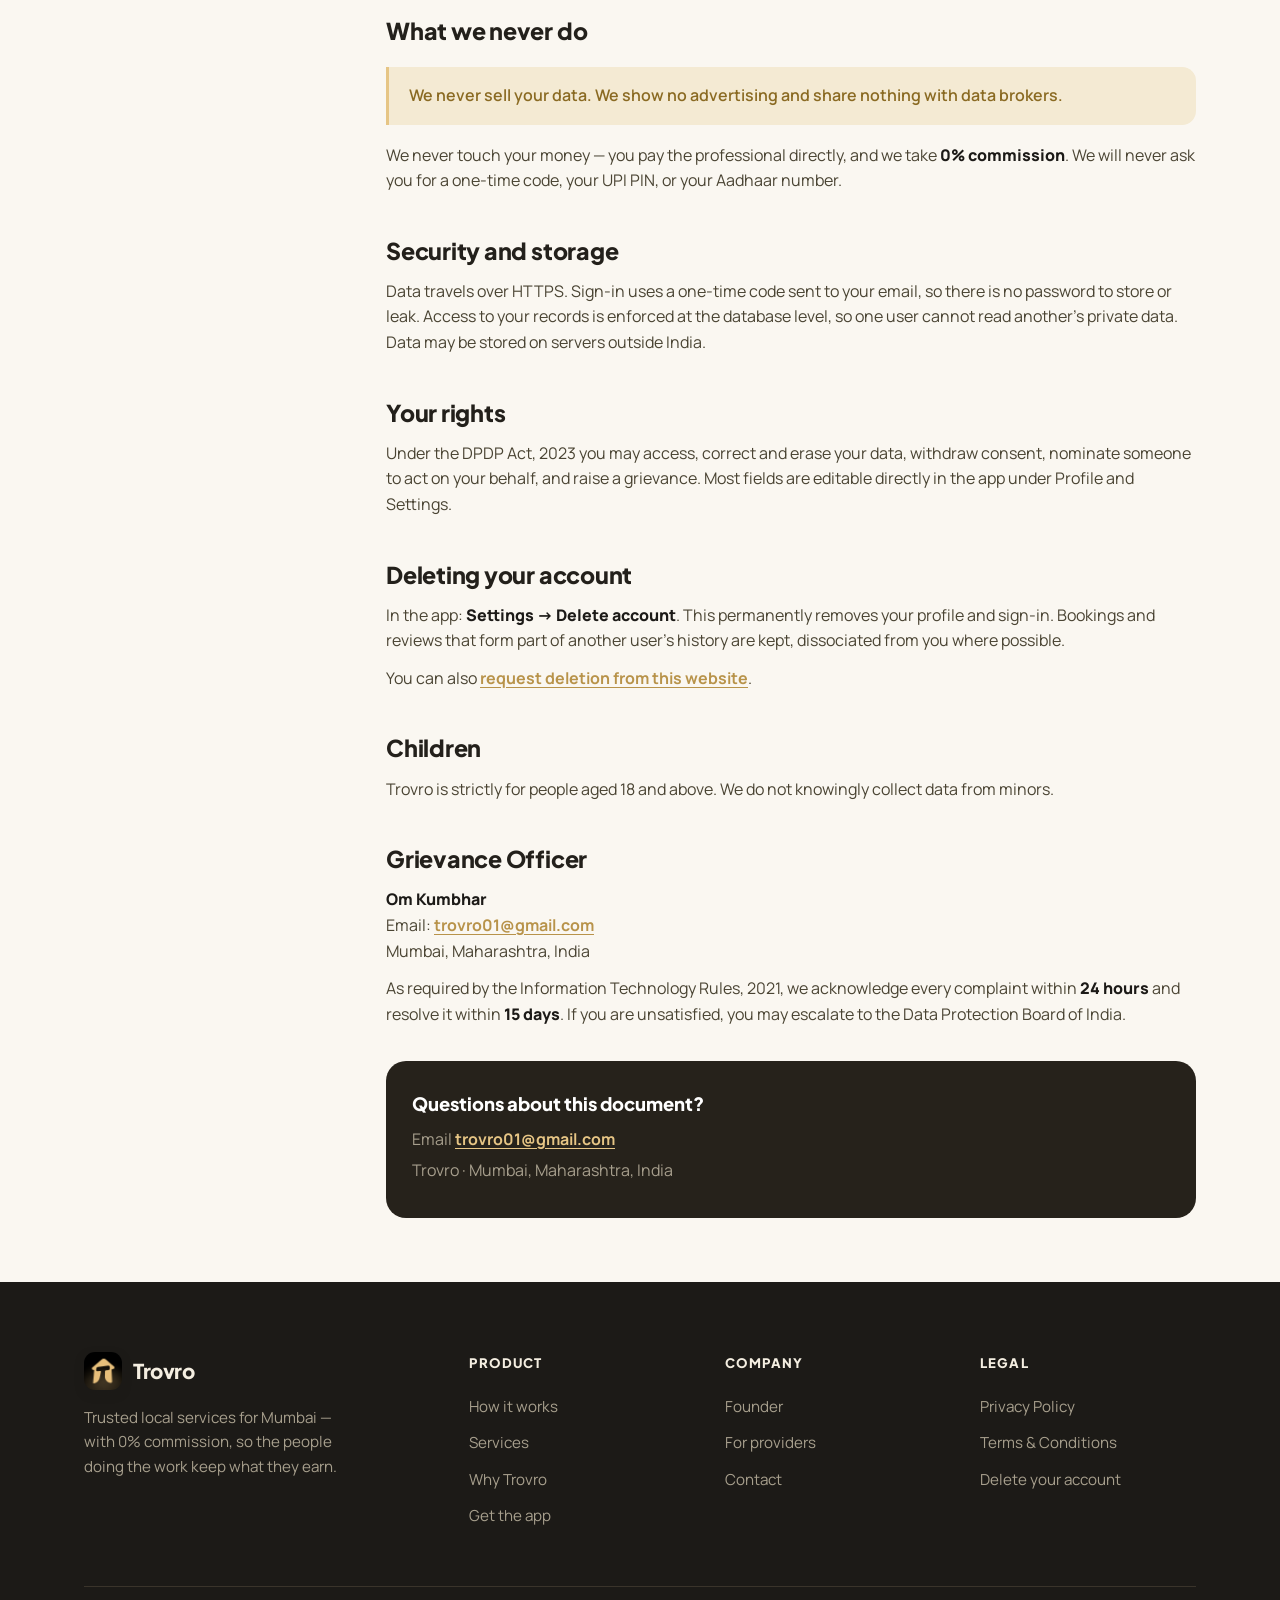
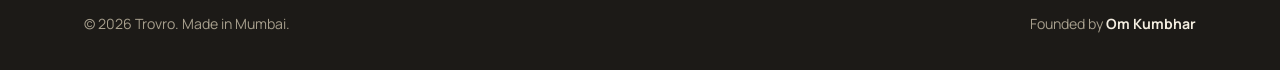
<file: privacy.html>
<!DOCTYPE html>
<html lang="en">
<head>
<meta charset="UTF-8">
<meta name="viewport" content="width=device-width, initial-scale=1.0">
<title>Privacy Policy — Trovro</title>
<meta name="description" content="How Trovro collects, uses and protects your data. Written for India's DPDP Act, 2023.">

<!-- icons + social -->
<link rel="icon" href="assets/favicon.png" sizes="48x48">
<link rel="icon" href="assets/favicon-32.png" sizes="32x32">
<link rel="icon" href="assets/favicon-16.png" sizes="16x16">
<link rel="apple-touch-icon" href="assets/apple-touch-icon.png">
<meta name="theme-color" content="#1C1A17">
<meta property="og:type" content="website">
<meta property="og:site_name" content="Trovro">
<meta property="og:title" content="Privacy Policy — Trovro">
<meta property="og:description" content="How Trovro collects, uses and protects your data. Written for India's DPDP Act, 2023.">
<meta property="og:url" content="https://trovro.com/privacy.html">
<meta property="og:image" content="https://trovro.com/assets/og-image.png">
<meta property="og:image:width" content="1200">
<meta property="og:image:height" content="630">
<meta property="og:image:alt" content="Trovro — Mumbai's trusted local professionals, 0% commission">
<meta property="og:locale" content="en_IN">
<meta name="twitter:card" content="summary_large_image">
<meta name="twitter:title" content="Privacy Policy — Trovro">
<meta name="twitter:description" content="How Trovro collects, uses and protects your data. Written for India's DPDP Act, 2023.">
<meta name="twitter:image" content="https://trovro.com/assets/og-image.png">
<!-- /icons + social -->
<link rel="canonical" href="https://trovro.com/privacy.html">
<link rel="preconnect" href="https://fonts.googleapis.com">
<link rel="preconnect" href="https://fonts.gstatic.com" crossorigin>
<link href="https://fonts.googleapis.com/css2?family=Plus+Jakarta+Sans:wght@500;600;700;800&family=Manrope:wght@400;500;600;700;800&display=swap" rel="stylesheet">
<link rel="stylesheet" href="assets/style.css">
</head>
<body>

<header class="nav scrolled" id="nav">
  <div class="wrap nav-in">
    <a class="brand" href="index.html" aria-label="Trovro home">
      <span class="mark" role="img" aria-label="Trovro logo"></span>
      <span class="wordmark">Trovro</span>
    </a>
    <nav class="nav-links" aria-label="Primary">
      <a href="index.html">Home</a>
      <a href="privacy.html" class="active">Privacy</a>
      <a href="terms.html">Terms</a>
      <a href="contact.html">Contact</a>
    </nav>
    <div class="nav-cta">
      <a href="index.html#get" class="btn btn-gold btn-sm menu-cta">Get the app</a>
      <button class="burger" id="burger" aria-label="Menu" aria-expanded="false">
        <span></span><span></span><span></span>
      </button>
    </div>
  </div>
</header>
<div class="mobile-menu" id="mobileMenu">
  <a href="index.html">Home</a>
      <a href="privacy.html" class="active">Privacy</a>
      <a href="terms.html">Terms</a>
      <a href="contact.html">Contact</a>
  <a href="index.html#get" class="btn btn-gold">Get the app</a>
</div>

<section class="page-hero">
  <div class="wrap">
    <span class="eyebrow on-dark">Legal</span>
    <h1>Privacy Policy</h1>
    <p class="updated">Last updated: 22 July 2026</p>
  </div>
</section>

<section class="legal">
  <div class="wrap legal-grid">
    <aside class="toc">
      <h2>On this page</h2>
      <a href="#who-we-are">Who we are</a>
        <a href="#what-we-collect">What we collect</a>
        <a href="#identity-documents">Identity documents</a>
        <a href="#how-we-use-it">How we use it</a>
        <a href="#who-sees-it">Who sees your data</a>
        <a href="#what-we-never-do">What we never do</a>
        <a href="#security">Security and storage</a>
        <a href="#your-rights">Your rights</a>
        <a href="#deleting">Deleting your account</a>
        <a href="#children">Children</a>
        <a href="#grievance">Grievance Officer</a>
    </aside>
    <div class="legal-body">

        <h2 id="who-we-are">Who we are</h2>

        <p>Trovro is a local-services marketplace operated by <strong>Om Kumbhar</strong> (sole proprietor),
        based in Mumbai, Maharashtra, India. For the purposes of the Digital Personal Data Protection Act, 2023, we are the
        <strong>Data Fiduciary</strong> and you are the <strong>Data Principal</strong>.</p>
        <p>This policy explains what we collect, why, and what control you have. It applies to the Trovro
        Android app and this website.</p>
        <h2 id="what-we-collect">What we collect</h2>

        <ul>
          <li><strong>Account:</strong> your name, email address and mobile number. We do not use passwords —
          you sign in with a one-time code sent to your email.</li>
          <li><strong>Profile:</strong> photo, address (area, flat, floor, landmark), and — for professionals —
          service categories, service areas, headline, bio and expected prices.</li>
          <li><strong>Payout (professionals):</strong> UPI ID, UPI QR image, or a cash preference.</li>
          <li><strong>Activity:</strong> bookings, chat messages, ratings and reviews.</li>
          <li><strong>Location:</strong> only if you grant permission, and only to show nearby professionals.
          You can decline and type your address instead.</li>
          <li><strong>Technical:</strong> basic device and error data needed to keep the service running.</li>
        </ul>
        <h2 id="identity-documents">Identity documents</h2>

        <p>Professionals may upload a government ID to earn the <strong>Verified</strong> badge. These images are
        reviewed manually, are <strong>never shown to customers</strong>, are used only to confirm the person is real,
        and are permanently deleted as soon as a decision is made.</p>
        <div class="callout">
          <p>We do not store or publish Aadhaar numbers, and we never perform Aadhaar e-KYC. Uploading an ID is optional.</p>
        </div>
        <h2 id="how-we-use-it">How we use it</h2>

        <p>To create and secure your account, verify your email, match customers with professionals nearby, enable
        bookings, chat and ratings, build trust between users, answer your support requests, fix bugs, and comply
        with the law.</p>
        <h2 id="who-sees-it">Who sees your data</h2>

        <p>The other party in a booking sees only what they need to do the job — your name, photo, and (for customers)
        your service address. A professional's profile and reviews are public inside the app.</p>
        <p>We use <strong>Supabase</strong> as our database, authentication and file-storage provider. We disclose data
        to authorities only where the law requires it.</p>
        <h2 id="what-we-never-do">What we never do</h2>

        <div class="callout">
          <p>We never sell your data. We show no advertising and share nothing with data brokers.</p>
        </div>
        <p>We never touch your money — you pay the professional directly, and we take <strong>0% commission</strong>.
        We will never ask you for a one-time code, your UPI PIN, or your Aadhaar number.</p>
        <h2 id="security">Security and storage</h2>

        <p>Data travels over HTTPS. Sign-in uses a one-time code sent to your email, so there is no password to store
        or leak. Access to your records is enforced at the database level, so one user cannot read another's private
        data. Data may be stored on servers outside India.</p>
        <h2 id="your-rights">Your rights</h2>

        <p>Under the DPDP Act, 2023 you may access, correct and erase your data, withdraw consent, nominate someone to
        act on your behalf, and raise a grievance. Most fields are editable directly in the app under Profile and
        Settings.</p>
        <h2 id="deleting">Deleting your account</h2>

        <p>In the app: <strong>Settings → Delete account</strong>. This permanently removes your profile and sign-in.
        Bookings and reviews that form part of another user's history are kept, dissociated from you where possible.</p>
        <p>You can also <a href="delete-account.html">request deletion from this website</a>.</p>
        <h2 id="children">Children</h2>

        <p>Trovro is strictly for people aged 18 and above. We do not knowingly collect data from minors.</p>
        <h2 id="grievance">Grievance Officer</h2>

        <p><strong>Om Kumbhar</strong><br>Email: <a href="mailto:trovro01@gmail.com">trovro01@gmail.com</a><br>Mumbai, Maharashtra, India</p>
        <p>As required by the Information Technology Rules, 2021, we acknowledge every complaint within
        <strong>24 hours</strong> and resolve it within <strong>15 days</strong>. If you are unsatisfied, you may
        escalate to the Data Protection Board of India.</p>
        <div class="contact-card">
          <h3>Questions about this document?</h3>
          <p>Email <a href="mailto:trovro01@gmail.com">trovro01@gmail.com</a></p>
          <p>Trovro · Mumbai, Maharashtra, India</p>
        </div>
    </div>
  </div>
</section>

<footer>
  <div class="wrap">
    <div class="foot-grid">
      <div class="foot-brand">
        <a class="brand" href="index.html">
          <span class="mark" role="img" aria-label="Trovro logo"></span>
          <span class="wordmark">Trovro</span>
        </a>
        <p>Trusted local services for Mumbai — with 0% commission, so the people doing the work keep what they earn.</p>
      </div>
      <div class="foot-col">
        <h4>Product</h4>
        <a href="index.html#how">How it works</a>
        <a href="index.html#services">Services</a>
        <a href="index.html#why">Why Trovro</a>
        <a href="index.html#get">Get the app</a>
      </div>
      <div class="foot-col">
        <h4>Company</h4>
        <a href="index.html#founder">Founder</a>
        <a href="index.html#providers">For providers</a>
        <a href="contact.html">Contact</a>
      </div>
      <div class="foot-col">
        <h4>Legal</h4>
        <a href="privacy.html">Privacy Policy</a>
        <a href="terms.html">Terms &amp; Conditions</a>
        <a href="delete-account.html">Delete your account</a>
      </div>
    </div>
    <div class="foot-bottom">
      <span>© <span id="yr">2026</span> Trovro. Made in Mumbai.</span>
      <span class="made">Founded by <b>Om Kumbhar</b></span>
    </div>
  </div>
</footer>

<script src="assets/site.js"></script>
</body>
</html>
</file>
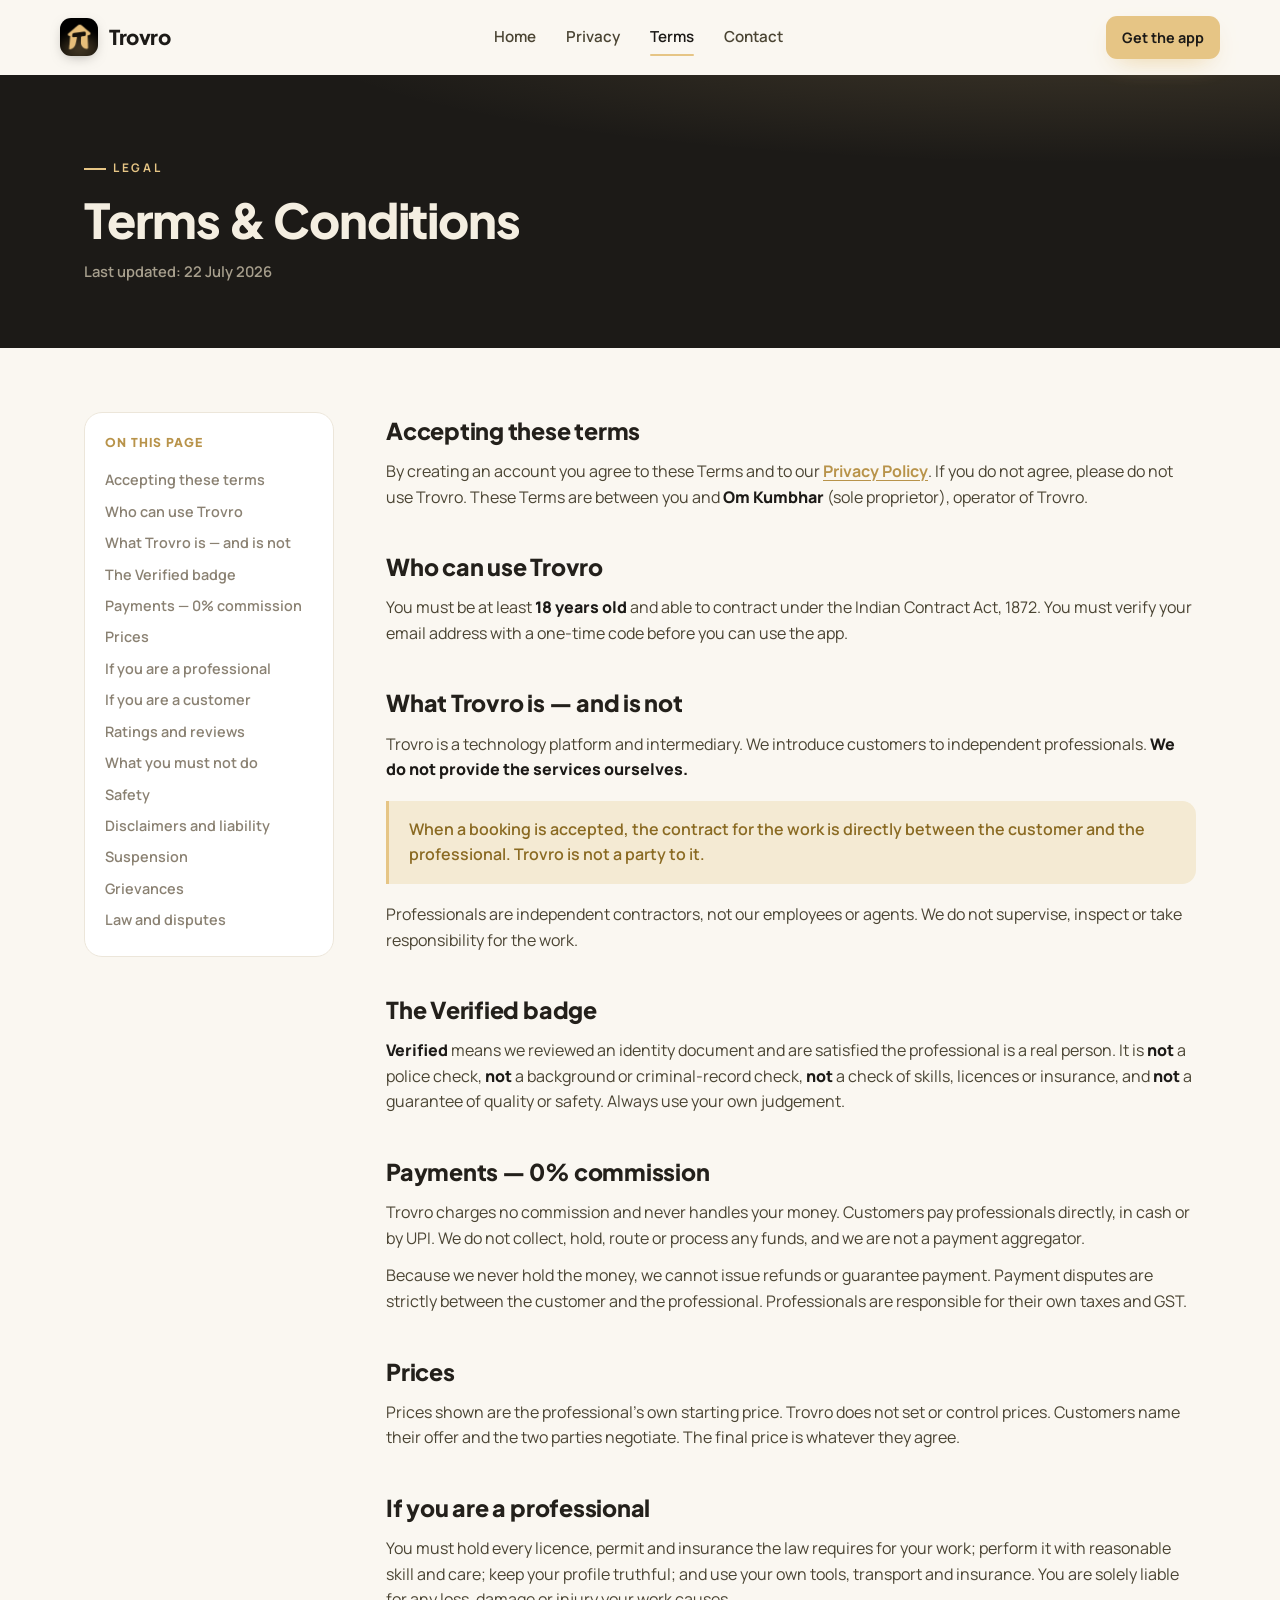
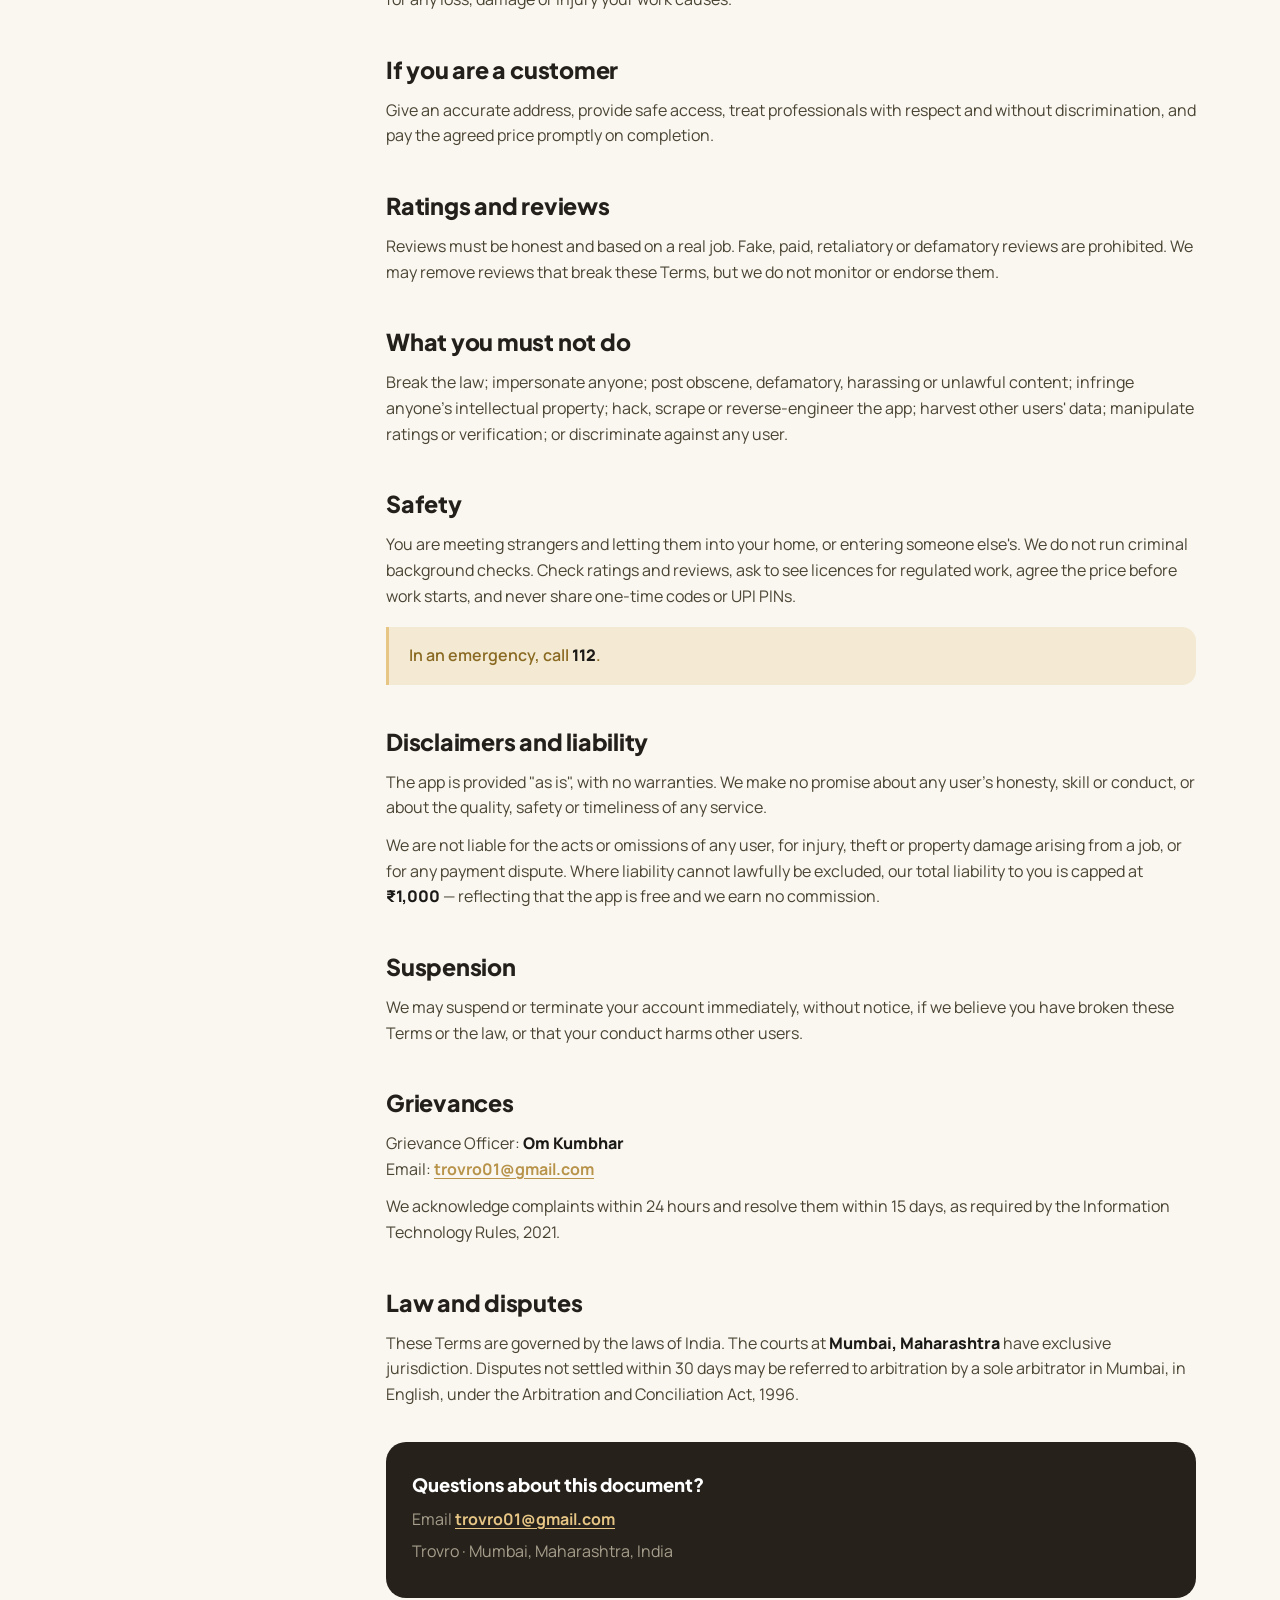
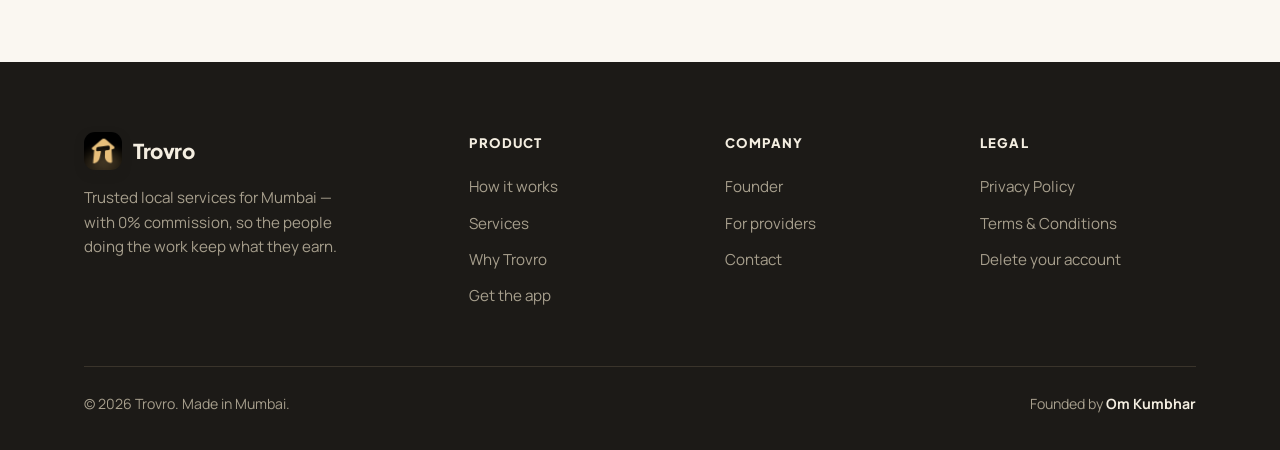
<file: terms.html>
<!DOCTYPE html>
<html lang="en">
<head>
<meta charset="UTF-8">
<meta name="viewport" content="width=device-width, initial-scale=1.0">
<title>Terms & Conditions — Trovro</title>
<meta name="description" content="The terms governing your use of Trovro, India's 0% commission local-services marketplace.">

<!-- icons + social -->
<link rel="icon" href="assets/favicon.png" sizes="48x48">
<link rel="icon" href="assets/favicon-32.png" sizes="32x32"> 
<link rel="icon" href="assets/favicon-16.png" sizes="16x16">
<link rel="apple-touch-icon" href="assets/apple-touch-icon.png">
<meta name="theme-color" content="#1C1A17">
<meta property="og:type" content="website">
<meta property="og:site_name" content="Trovro">
<meta property="og:title" content="Terms & Conditions — Trovro"> 
<meta property="og:description" content="The terms governing your use of Trovro, India's 0% commission local-services marketplace.">
<meta property="og:url" content="https://trovro.com/terms.html">
<meta property="og:image" content="https://trovro.com/assets/og-image.png">
<meta property="og:image:width" content="1200">
<meta property="og:image:height" content="630">
<meta property="og:image:alt" content="Trovro — Mumbai's trusted local professionals, 0% commission">
<meta property="og:locale" content="en_IN">
<meta name="twitter:card" content="summary_large_image"> 
<meta name="twitter:title" content="Terms & Conditions — Trovro">
<meta name="twitter:description" content="The terms governing your use of Trovro, India's 0% commission local-services marketplace.">
<meta name="twitter:image" content="https://trovro.com/assets/og-image.png">
<!-- /icons + social -->
<link rel="canonical" href="https://trovro.com/terms.html">
<link rel="preconnect" href="https://fonts.googleapis.com">
<link rel="preconnect" href="https://fonts.gstatic.com" crossorigin>
<link href="https://fonts.googleapis.com/css2?family=Plus+Jakarta+Sans:wght@500;600;700;800&family=Manrope:wght@400;500;600;700;800&display=swap" rel="stylesheet">
<link rel="stylesheet" href="assets/style.css">
</head>
<body>

<header class="nav scrolled" id="nav">  
  <div class="wrap nav-in">
    <a class="brand" href="index.html" aria-label="Trovro home">
      <span class="mark" role="img" aria-label="Trovro logo"></span>
      <span class="wordmark">Trovro</span>
    </a>
    <nav class="nav-links" aria-label="Primary">
      <a href="index.html">Home</a>
      <a href="privacy.html">Privacy</a>
      <a href="terms.html" class="active">Terms</a>
      <a href="contact.html">Contact</a>
    </nav>
    <div class="nav-cta">
      <a href="index.html#get" class="btn btn-gold btn-sm menu-cta">Get the app</a>
      <button class="burger" id="burger" aria-label="Menu" aria-expanded="false">
        <span></span><span></span><span></span>
      </button>
    </div>
  </div>
</header>
<div class="mobile-menu" id="mobileMenu">
  <a href="index.html">Home</a>
      <a href="privacy.html">Privacy</a>
      <a href="terms.html" class="active">Terms</a>
      <a href="contact.html">Contact</a>
  <a href="index.html#get" class="btn btn-gold">Get the app</a>
</div>

<section class="page-hero">
  <div class="wrap">
    <span class="eyebrow on-dark">Legal</span>
    <h1>Terms &amp; Conditions</h1>
    <p class="updated">Last updated: 22 July 2026</p>
  </div>
</section>

<section class="legal">
  <div class="wrap legal-grid">
    <aside class="toc">
      <h2>On this page</h2>
      <a href="#accepting">Accepting these terms</a>
        <a href="#who-can-use">Who can use Trovro</a>
        <a href="#what-trovro-is">What Trovro is — and is not</a>
        <a href="#verified-badge">The Verified badge</a>
        <a href="#payments">Payments — 0% commission</a>
        <a href="#prices">Prices</a>
        <a href="#professionals">If you are a professional</a>
        <a href="#customers">If you are a customer</a>
        <a href="#reviews">Ratings and reviews</a>
        <a href="#prohibited">What you must not do</a>
        <a href="#safety">Safety</a>
        <a href="#liability">Disclaimers and liability</a>
        <a href="#suspension">Suspension</a>
        <a href="#grievances">Grievances</a>
        <a href="#law">Law and disputes</a>
    </aside>
    <div class="legal-body">

        <h2 id="accepting">Accepting these terms</h2>

        <p>By creating an account you agree to these Terms and to our <a href="privacy.html">Privacy Policy</a>.
        If you do not agree, please do not use Trovro. These Terms are between you and
        <strong>Om Kumbhar</strong> (sole proprietor), operator of Trovro.</p>
        <h2 id="who-can-use">Who can use Trovro</h2>

        <p>You must be at least <strong>18 years old</strong> and able to contract under the Indian Contract Act, 1872.
        You must verify your email address with a one-time code before you can use the app.</p>
        <h2 id="what-trovro-is">What Trovro is — and is not</h2>

        <p>Trovro is a technology platform and intermediary. We introduce customers to independent professionals.
        <strong>We do not provide the services ourselves.</strong></p>
        <div class="callout">
          <p>When a booking is accepted, the contract for the work is directly between the customer and the
          professional. Trovro is not a party to it.</p>
        </div>
        <p>Professionals are independent contractors, not our employees or agents. We do not supervise, inspect or
        take responsibility for the work.</p>
        <h2 id="verified-badge">The Verified badge</h2>

        <p><strong>Verified</strong> means we reviewed an identity document and are satisfied the professional is a
        real person. It is <strong>not</strong> a police check, <strong>not</strong> a background or criminal-record
        check, <strong>not</strong> a check of skills, licences or insurance, and <strong>not</strong> a guarantee of
        quality or safety. Always use your own judgement.</p>
        <h2 id="payments">Payments — 0% commission</h2>

        <p>Trovro charges no commission and never handles your money. Customers pay professionals directly, in cash or
        by UPI. We do not collect, hold, route or process any funds, and we are not a payment aggregator.</p>
        <p>Because we never hold the money, we cannot issue refunds or guarantee payment. Payment disputes are strictly
        between the customer and the professional. Professionals are responsible for their own taxes and GST.</p>
        <h2 id="prices">Prices</h2>

        <p>Prices shown are the professional's own starting price. Trovro does not set or control prices. Customers name
        their offer and the two parties negotiate. The final price is whatever they agree.</p>
        <h2 id="professionals">If you are a professional</h2>

        <p>You must hold every licence, permit and insurance the law requires for your work; perform it with reasonable
        skill and care; keep your profile truthful; and use your own tools, transport and insurance. You are solely
        liable for any loss, damage or injury your work causes.</p>
        <h2 id="customers">If you are a customer</h2>

        <p>Give an accurate address, provide safe access, treat professionals with respect and without discrimination,
        and pay the agreed price promptly on completion.</p>
        <h2 id="reviews">Ratings and reviews</h2>

        <p>Reviews must be honest and based on a real job. Fake, paid, retaliatory or defamatory reviews are prohibited.
        We may remove reviews that break these Terms, but we do not monitor or endorse them.</p>
        <h2 id="prohibited">What you must not do</h2>

        <p>Break the law; impersonate anyone; post obscene, defamatory, harassing or unlawful content; infringe anyone's
        intellectual property; hack, scrape or reverse-engineer the app; harvest other users' data; manipulate ratings
        or verification; or discriminate against any user.</p>
        <h2 id="safety">Safety</h2>

        <p>You are meeting strangers and letting them into your home, or entering someone else's. We do not run criminal
        background checks. Check ratings and reviews, ask to see licences for regulated work, agree the price before work
        starts, and never share one-time codes or UPI PINs.</p>
        <div class="callout">
          <p>In an emergency, call <strong>112</strong>.</p>
        </div>
        <h2 id="liability">Disclaimers and liability</h2>

        <p>The app is provided "as is", with no warranties. We make no promise about any user's honesty, skill or conduct,
        or about the quality, safety or timeliness of any service.</p>
        <p>We are not liable for the acts or omissions of any user, for injury, theft or property damage arising from a
        job, or for any payment dispute. Where liability cannot lawfully be excluded, our total liability to you is capped
        at <strong>₹1,000</strong> — reflecting that the app is free and we earn no commission.</p>
        <h2 id="suspension">Suspension</h2>

        <p>We may suspend or terminate your account immediately, without notice, if we believe you have broken these Terms
        or the law, or that your conduct harms other users.</p>
        <h2 id="grievances">Grievances</h2>

        <p>Grievance Officer: <strong>Om Kumbhar</strong><br>Email: <a href="mailto:trovro01@gmail.com">trovro01@gmail.com</a></p>
        <p>We acknowledge complaints within 24 hours and resolve them within 15 days, as required by the
        Information Technology Rules, 2021.</p>
        <h2 id="law">Law and disputes</h2>

        <p>These Terms are governed by the laws of India. The courts at <strong>Mumbai, Maharashtra</strong> have exclusive
        jurisdiction. Disputes not settled within 30 days may be referred to arbitration by a sole arbitrator in Mumbai,
        in English, under the Arbitration and Conciliation Act, 1996.</p>
        <div class="contact-card">
          <h3>Questions about this document?</h3>
          <p>Email <a href="mailto:trovro01@gmail.com">trovro01@gmail.com</a></p>
          <p>Trovro · Mumbai, Maharashtra, India</p>
        </div>
    </div>
  </div>
</section>

<footer>
  <div class="wrap">
    <div class="foot-grid">
      <div class="foot-brand">
        <a class="brand" href="index.html">
          <span class="mark" role="img" aria-label="Trovro logo"></span>
          <span class="wordmark">Trovro</span>
        </a>
        <p>Trusted local services for Mumbai — with 0% commission, so the people doing the work keep what they earn.</p>
      </div>
      <div class="foot-col">
        <h4>Product</h4>
        <a href="index.html#how">How it works</a>
        <a href="index.html#services">Services</a>
        <a href="index.html#why">Why Trovro</a>
        <a href="index.html#get">Get the app</a>
      </div>
      <div class="foot-col">
        <h4>Company</h4>
        <a href="index.html#founder">Founder</a>
        <a href="index.html#providers">For providers</a>
        <a href="contact.html">Contact</a>
      </div>
      <div class="foot-col">
        <h4>Legal</h4>
        <a href="privacy.html">Privacy Policy</a>
        <a href="terms.html">Terms &amp; Conditions</a>
        <a href="delete-account.html">Delete your account</a>
      </div>
    </div>
    <div class="foot-bottom">
      <span>© <span id="yr">2026</span> Trovro. Made in Mumbai.</span>
      <span class="made">Founded by <b>Om Kumbhar</b></span>
    </div>
  </div>
</footer>

<script src="assets/site.js"></script>
</body>
</html>
</file>
<file: assets/style.css>
:root{
    --logo:url("logo.png");
    --accent:#E6C585;      /* champagne gold */
    --gold-deep:#B8934A;
    --gold-soft:#F4EAD3;
    --gold-ink:#8A6A22;
    --ink:#1C1A17;
    --ink2:#26221B;
    --ink3:#211E19;
    --cream:#FAF7F1;
    --page:#E4E0D6;
    --border:#ECE6DA;
    --dark-border:#3A342B;
    --muted:#8A8172;
    --muted-dark:#A79F8D;
    --text:#23201B;
    --text-soft:#4A4433;
    --cream-text:#F4EEE1;
    --green:#2E9E6B;
    --star:#E6B23A;
    --maxw:1160px;
  }
  *{box-sizing:border-box;margin:0;padding:0}
  html{scroll-behavior:smooth}
  body{
    font-family:'Manrope',system-ui,sans-serif;
    background:var(--cream);color:var(--text);
    line-height:1.6;-webkit-font-smoothing:antialiased;
    overflow-x:hidden;
  }
  h1,h2,h3,h4,.disp{font-family:'Plus Jakarta Sans',sans-serif}
  a{color:inherit;text-decoration:none}
  img{display:block;max-width:100%}
  .wrap{max-width:var(--maxw);margin-inline:auto;padding-inline:24px}

  .eyebrow{
    font-size:.74rem;font-weight:700;letter-spacing:.22em;text-transform:uppercase;
    color:var(--gold-deep);display:inline-flex;align-items:center;gap:.6em;
  }
  .eyebrow::before{content:"";width:22px;height:1.5px;background:var(--gold-deep);display:inline-block}
  .eyebrow.on-dark{color:var(--accent)}
  .eyebrow.on-dark::before{background:var(--accent)}
  .eyebrow.center{justify-content:center}

  /* ---------- buttons ---------- */
  .btn{
    display:inline-flex;align-items:center;justify-content:center;gap:.5em;
    font-family:'Manrope';font-weight:700;font-size:.98rem;
    padding:.86em 1.5em;border-radius:13px;border:1.5px solid transparent;
    cursor:pointer;transition:transform .18s ease,box-shadow .18s ease,background .18s ease,border-color .18s ease;
    white-space:nowrap;
  }
  .btn-gold{background:var(--accent);color:var(--ink);box-shadow:0 10px 26px -12px rgba(230,197,133,.9)}
  .btn-gold:hover{transform:translateY(-2px);box-shadow:0 16px 34px -12px rgba(230,197,133,1)}
  .btn-ghost{background:transparent;color:var(--cream-text);border-color:var(--dark-border)}
  .btn-ghost:hover{border-color:var(--accent);color:#fff;transform:translateY(-2px)}
  .btn-outline{background:transparent;color:var(--text);border-color:var(--border)}
  .btn-outline:hover{border-color:var(--gold-deep);color:var(--gold-deep);transform:translateY(-2px)}
  .btn-sm{padding:.62em 1.05em;font-size:.9rem;border-radius:11px}

  /* ---------- nav ---------- */
  header.nav{position:sticky;top:0;z-index:50;transition:background .3s ease,box-shadow .3s ease,border-color .3s}
  .nav-in{display:flex;align-items:center;justify-content:space-between;gap:24px;padding:16px 0}
  .brand{display:flex;align-items:center;gap:11px}
  .brand .mark{width:38px;height:38px;border-radius:11px;overflow:hidden;flex:none;
    box-shadow:0 4px 14px -6px rgba(28,26,23,.5);background:var(--logo) center/cover,var(--ink)}
  .brand .mark img{width:100%;height:100%;object-fit:cover}
  .brand .wordmark{font-family:'Plus Jakarta Sans';font-weight:800;font-size:1.28rem;letter-spacing:-.02em;color:var(--ink)}
  .nav-links{display:flex;align-items:center;gap:30px}
  .nav-links a{font-weight:600;font-size:.95rem;color:var(--text-soft);transition:color .18s}
  .nav-links a:hover{color:var(--ink)}
  .nav-cta{display:flex;align-items:center;gap:14px}
  header.nav.scrolled{background:rgba(250,247,241,.86);backdrop-filter:blur(14px);border-bottom:1px solid var(--border)}
  .burger{display:none;background:none;border:0;cursor:pointer;padding:8px;flex:none}
  .burger span{display:block;width:24px;height:2px;background:var(--ink);border-radius:2px;transition:.25s}
  .burger.open span:nth-child(1){transform:translateY(6px) rotate(45deg)}
  .burger.open span:nth-child(2){opacity:0}
  .burger.open span:nth-child(3){transform:translateY(-6px) rotate(-45deg)}

  /* ---------- hero ---------- */
  .hero{position:relative;background:var(--ink);color:var(--cream-text);overflow:hidden}
  .hero::before{content:"";position:absolute;inset:0;
    background:radial-gradient(120% 90% at 88% -10%,rgba(230,197,133,.20),transparent 55%),
               radial-gradient(80% 70% at 8% 110%,rgba(184,147,74,.12),transparent 60%);
    pointer-events:none}
  .hero-in{position:relative;display:grid;grid-template-columns:1.05fr .95fr;gap:56px;align-items:center;
    padding:clamp(58px,7vw,104px) 0 clamp(64px,7vw,110px)}
  .hero h1{font-size:clamp(2.4rem,5.2vw,4rem);font-weight:800;line-height:1.04;letter-spacing:-.025em;margin:22px 0 0}
  .hero h1 .g{color:var(--accent)}
  .hero .sub{margin-top:22px;font-size:clamp(1.02rem,1.4vw,1.16rem);color:var(--muted-dark);max-width:33ch}
  .hero .sub b{color:var(--cream-text);font-weight:700}
  .hero-cta{display:flex;flex-wrap:wrap;gap:14px;margin-top:30px}
  .trust-row{display:flex;flex-wrap:wrap;gap:10px 20px;margin-top:26px}
  .trust-row .t{display:inline-flex;align-items:center;gap:7px;font-size:.86rem;color:var(--muted-dark);font-weight:600}
  .trust-row .t svg{flex:none}
  .compare-chip{display:inline-flex;align-items:center;gap:9px;margin-top:4px;
    background:rgba(230,197,133,.10);border:1px solid var(--dark-border);border-radius:999px;
    padding:7px 14px;font-size:.83rem;font-weight:600;color:var(--muted-dark)}
  .compare-chip b{color:var(--accent);font-weight:800}
  .compare-chip s{color:#8f8676;text-decoration-color:var(--gold-deep)}

  /* ---------- phone mockup ---------- */
  .phone-stage{display:flex;justify-content:center;position:relative}
  .phone-stage::after{content:"";position:absolute;width:78%;height:78%;left:11%;top:14%;
    background:radial-gradient(circle,rgba(230,197,133,.22),transparent 65%);filter:blur(30px);z-index:0}
  .phone{position:relative;z-index:1;width:296px;background:#0f0e0c;border-radius:42px;padding:11px;
    box-shadow:0 40px 90px -30px rgba(0,0,0,.75),0 0 0 1.5px rgba(230,197,133,.18);border:1px solid #2a2620}
  .screen{background:var(--cream);border-radius:32px;overflow:hidden;height:600px;position:relative}
  .notch{position:absolute;top:9px;left:50%;transform:translateX(-50%);width:106px;height:22px;background:#0f0e0c;border-radius:14px;z-index:5}
  .app-top{background:var(--ink);padding:26px 18px 20px;color:var(--cream-text)}
  .app-loc{display:flex;align-items:center;justify-content:space-between}
  .app-loc .l{display:flex;align-items:center;gap:7px;font-size:.86rem;font-weight:700}
  .app-loc .pin{width:16px;height:16px;color:var(--accent)}
  .app-loc .bell{width:30px;height:30px;border-radius:9px;background:var(--ink2);display:grid;place-items:center;position:relative}
  .app-loc .bell::after{content:"";position:absolute;top:6px;right:6px;width:6px;height:6px;background:#E0533B;border-radius:50%}
  .app-hi{font-family:'Plus Jakarta Sans';font-weight:800;font-size:1.28rem;margin-top:16px;letter-spacing:-.02em}
  .app-hi span{color:var(--accent)}
  .app-search{margin-top:14px;background:#fff;border-radius:13px;display:flex;align-items:center;gap:9px;padding:12px 13px;color:var(--muted)}
  .app-search svg{width:17px;height:17px;color:var(--gold-deep);flex:none}
  .app-search span{font-size:.84rem;font-weight:500}
  .app-body{padding:16px 18px}
  .chips{display:flex;gap:8px;overflow:hidden;margin-bottom:18px}
  .chip{flex:none;font-size:.72rem;font-weight:700;padding:8px 13px;border-radius:999px;border:1px solid var(--border);color:var(--text-soft);background:#fff}
  .chip.on{background:var(--accent);border-color:var(--accent);color:var(--ink)}
  .app-lbl{display:flex;align-items:center;justify-content:space-between;margin-bottom:11px}
  .app-lbl b{font-family:'Plus Jakarta Sans';font-weight:800;font-size:.98rem}
  .app-lbl a{font-size:.76rem;font-weight:700;color:var(--gold-deep)}
  .pcard{background:#fff;border:1px solid var(--border);border-radius:16px;padding:13px;display:flex;gap:12px;align-items:center;margin-bottom:11px}
  .pcard .av{width:46px;height:46px;border-radius:13px;background:var(--gold-soft);color:var(--gold-ink);
    display:grid;place-items:center;font-family:'Plus Jakarta Sans';font-weight:800;font-size:1rem;flex:none}
  .pcard .info{flex:1;min-width:0}
  .pcard .nm{display:flex;align-items:center;gap:5px;font-weight:800;font-size:.9rem;font-family:'Plus Jakarta Sans'}
  .pcard .nm svg{width:14px;height:14px;color:var(--green);flex:none}
  .pcard .meta{font-size:.74rem;color:var(--muted);font-weight:500;margin-top:1px}
  .pcard .rate{display:inline-flex;align-items:center;gap:3px;font-size:.74rem;font-weight:700;color:var(--gold-ink);margin-top:4px}
  .pcard .rate svg{width:12px;height:12px;color:var(--star)}
  .pcard .book{flex:none;background:var(--accent);color:var(--ink);font-weight:800;font-size:.76rem;padding:8px 13px;border-radius:10px}

  /* ---------- generic section ---------- */
  .sec{padding-block:clamp(66px,8.5vw,116px)}
  .sec--cream{background:var(--cream)}
  .sec--page{background:var(--page)}
  .sec--dark{background:var(--ink);color:var(--cream-text)}
  .sec-head{max-width:640px}
  .sec-head.center{margin-inline:auto;text-align:center}
  .sec-head h2{font-size:clamp(1.9rem,3.6vw,2.8rem);font-weight:800;line-height:1.08;letter-spacing:-.02em;margin-top:16px}
  .sec-head p{margin-top:16px;color:var(--muted);font-size:1.06rem}
  .sec--dark .sec-head p{color:var(--muted-dark)}

  /* areas strip */
  .areas{background:var(--ink2);color:var(--cream-text);border-block:1px solid var(--dark-border)}
  .areas-in{display:flex;align-items:center;justify-content:center;gap:14px;flex-wrap:wrap;padding:20px 0;text-align:center}
  .areas-in .dot{width:5px;height:5px;border-radius:50%;background:var(--gold-deep)}
  .areas-in .live{display:inline-flex;align-items:center;gap:8px;font-weight:800;font-size:.92rem;color:var(--accent)}
  .areas-in .live .blip{width:8px;height:8px;border-radius:50%;background:var(--green);box-shadow:0 0 0 0 rgba(46,158,107,.6);animation:blip 2s infinite}
  @keyframes blip{0%{box-shadow:0 0 0 0 rgba(46,158,107,.5)}70%{box-shadow:0 0 0 8px rgba(46,158,107,0)}100%{box-shadow:0 0 0 0 rgba(46,158,107,0)}}
  .areas-in b{font-weight:800}
  .areas-in .soft{color:var(--muted-dark);font-weight:500;font-size:.9rem}

  /* stats */
  .stats{display:grid;grid-template-columns:repeat(4,1fr);gap:22px}
  .stat{background:#fff;border:1px solid var(--border);border-radius:18px;padding:26px 22px}
  .stat .big{font-family:'Plus Jakarta Sans';font-weight:800;font-size:2.5rem;line-height:1;color:var(--ink);letter-spacing:-.03em}
  .stat .big .u{color:var(--gold-deep)}
  .stat .lbl{margin-top:9px;font-weight:700;font-size:.98rem}
  .stat .desc{margin-top:3px;font-size:.86rem;color:var(--muted);font-weight:500}

  /* how it works */
  .steps-grid{display:grid;grid-template-columns:1fr 1fr;gap:26px;margin-top:52px}
  .steps-col{background:#fff;border:1px solid var(--border);border-radius:22px;padding:34px 30px}
  .steps-col.dark{background:var(--ink2);border-color:var(--dark-border);color:var(--cream-text)}
  .steps-col .tag{display:inline-flex;align-items:center;gap:8px;font-weight:800;font-size:.82rem;letter-spacing:.04em;text-transform:uppercase;
    color:var(--gold-ink);background:var(--gold-soft);padding:6px 12px;border-radius:999px}
  .steps-col.dark .tag{color:var(--accent);background:rgba(230,197,133,.12)}
  .steps-col h3{font-size:1.5rem;font-weight:800;margin:16px 0 4px}
  .step{display:flex;gap:15px;padding:16px 0;border-top:1px solid var(--border)}
  .steps-col.dark .step{border-color:var(--dark-border)}
  .step:first-of-type{border-top:0}
  .step .n{flex:none;width:30px;height:30px;border-radius:9px;background:var(--ink);color:var(--accent);
    display:grid;place-items:center;font-family:'Plus Jakarta Sans';font-weight:800;font-size:.92rem}
  .steps-col.dark .step .n{background:var(--accent);color:var(--ink)}
  .step .st b{font-family:'Plus Jakarta Sans';font-weight:800;font-size:1rem;display:block}
  .step .st span{font-size:.92rem;color:var(--muted)}
  .steps-col.dark .step .st span{color:var(--muted-dark)}

  /* features */
  .feat-grid{display:grid;grid-template-columns:repeat(3,1fr);gap:22px;margin-top:52px}
  .feat{background:#fff;border:1px solid var(--border);border-radius:18px;padding:28px 26px;transition:transform .2s,box-shadow .2s,border-color .2s}
  .feat:hover{transform:translateY(-4px);box-shadow:0 22px 44px -26px rgba(28,26,23,.4);border-color:var(--gold-soft)}
  .feat .ic{width:48px;height:48px;border-radius:13px;background:var(--gold-soft);color:var(--gold-ink);display:grid;place-items:center;margin-bottom:16px}
  .feat .ic svg{width:24px;height:24px}
  .feat h3{font-size:1.16rem;font-weight:800;margin-bottom:7px}
  .feat p{font-size:.96rem;color:var(--muted)}

  /* categories */
  .cats{display:flex;flex-wrap:wrap;gap:11px;margin-top:44px}
  .cat{display:inline-flex;align-items:center;gap:9px;background:var(--cream);border:1px solid var(--border);
    border-radius:999px;padding:11px 18px;font-weight:700;font-size:.95rem;color:var(--text-soft);
    transition:transform .16s,border-color .16s,color .16s,background .16s}
  .cat:hover{transform:translateY(-2px);border-color:var(--accent);color:var(--ink);background:#fff}
  .cat .d{width:7px;height:7px;border-radius:50%;background:var(--gold-deep);flex:none}
  .cats-note{margin-top:22px;font-size:.92rem;color:var(--muted);font-weight:500}

  /* founder */
  .founder-grid{display:grid;grid-template-columns:340px 1fr;gap:56px;align-items:center}
  .portrait{position:relative}
  .portrait .frame{aspect-ratio:1;border-radius:26px;overflow:hidden;position:relative;
    background:linear-gradient(150deg,#26221B,#141210);border:1px solid var(--dark-border);
    display:grid;place-items:center}
  .portrait .frame::before{content:"";position:absolute;inset:0;
    background:radial-gradient(120% 90% at 80% 0,rgba(230,197,133,.22),transparent 60%)}
  .portrait .mono{position:relative;font-family:'Plus Jakarta Sans';font-weight:800;font-size:5.4rem;color:var(--accent);letter-spacing:-.03em}
  .portrait .frame img{position:absolute;inset:0;width:100%;height:100%;object-fit:cover}
  .portrait .badge{position:absolute;left:-14px;bottom:-14px;background:var(--accent);color:var(--ink);
    font-weight:800;font-size:.82rem;padding:9px 15px;border-radius:12px;box-shadow:0 14px 30px -12px rgba(230,197,133,.9)}
  .founder .name{font-family:'Plus Jakarta Sans';font-weight:800;font-size:clamp(1.9rem,3vw,2.5rem);letter-spacing:-.02em;margin-top:14px}
  .founder .role{color:var(--accent);font-weight:700;font-size:1rem;letter-spacing:.02em}
  .founder .quote{font-family:'Plus Jakarta Sans';font-weight:700;font-size:clamp(1.15rem,1.8vw,1.5rem);line-height:1.4;
    color:var(--cream-text);margin:22px 0;letter-spacing:-.01em}
  .founder .quote .g{color:var(--accent)}
  .founder .bio{color:var(--muted-dark);font-size:1.04rem;max-width:56ch}
  .founder .socials{display:flex;gap:12px;margin-top:26px}
  .founder .socials a{width:44px;height:44px;border-radius:12px;border:1px solid var(--dark-border);display:grid;place-items:center;
    color:var(--muted-dark);transition:.18s}
  .founder .socials a:hover{border-color:var(--accent);color:var(--accent);transform:translateY(-2px)}
  .founder .socials svg{width:20px;height:20px}

  /* final cta */
  .cta-card{position:relative;background:linear-gradient(160deg,#26221B,#161310);border:1px solid var(--dark-border);
    border-radius:28px;padding:clamp(40px,5vw,70px);text-align:center;overflow:hidden}
  .cta-card::before{content:"";position:absolute;inset:0;background:radial-gradient(90% 120% at 50% -20%,rgba(230,197,133,.20),transparent 60%)}
  .cta-card > *{position:relative}
  .cta-card h2{font-size:clamp(1.9rem,3.4vw,2.8rem);font-weight:800;letter-spacing:-.02em;color:#fff;margin-top:14px}
  .cta-card p{color:var(--muted-dark);margin:14px auto 0;max-width:46ch;font-size:1.06rem}
  .cta-btns{display:flex;flex-wrap:wrap;gap:14px;justify-content:center;margin-top:30px}
  .play{display:inline-flex;align-items:center;gap:11px;background:var(--accent);color:var(--ink);padding:.7em 1.4em;border-radius:13px;font-weight:800;
    transition:transform .18s,box-shadow .18s;box-shadow:0 12px 30px -14px rgba(230,197,133,1)}
  .play:hover{transform:translateY(-2px)}
  .play svg{width:26px;height:26px}
  .play .tx{text-align:left;line-height:1.1}
  .play .tx small{display:block;font-size:.66rem;font-weight:600;opacity:.7}
  .play .tx b{font-size:1.02rem;font-family:'Plus Jakarta Sans'}

  /* footer */
  footer{background:var(--ink);color:var(--muted-dark);padding:70px 0 34px}
  .foot-grid{display:grid;grid-template-columns:1.6fr 1fr 1fr 1fr;gap:40px}
  .foot-brand .brand .wordmark{color:var(--cream-text)}
  .foot-brand p{margin-top:16px;font-size:.95rem;max-width:30ch}
  .foot-col h4{font-family:'Plus Jakarta Sans';color:var(--cream-text);font-size:.82rem;font-weight:800;letter-spacing:.08em;text-transform:uppercase;margin-bottom:16px}
  .foot-col a{display:block;font-size:.95rem;padding:6px 0;color:var(--muted-dark);transition:color .16s}
  .foot-col a:hover{color:var(--accent)}
  .foot-bottom{margin-top:52px;padding-top:26px;border-top:1px solid var(--dark-border);
    display:flex;justify-content:space-between;align-items:center;gap:16px;flex-wrap:wrap;font-size:.88rem}
  .foot-bottom .made b{color:var(--cream-text)}

  /* reveal */
  .reveal{opacity:0;transform:translateY(24px);transition:opacity .7s cubic-bezier(.2,.7,.2,1),transform .7s cubic-bezier(.2,.7,.2,1)}
  .reveal.in{opacity:1;transform:none}

  :focus-visible{outline:2.5px solid var(--gold-deep);outline-offset:3px;border-radius:6px}

  /* ---------- responsive ---------- */
  @media(max-width:900px){
    .nav-links{display:none}
    .burger{display:block}
    .nav-cta .btn:not(.menu-cta){display:none}
    .hero-in{grid-template-columns:1fr;gap:44px}
    .phone-stage{order:-1}
    .steps-grid,.feat-grid,.stats,.founder-grid,.foot-grid{grid-template-columns:1fr}
    .stats{grid-template-columns:1fr 1fr}
    .founder-grid{gap:36px}
    .portrait{max-width:300px}
    .mobile-menu.open{display:flex}
  }
  @media(max-width:560px){
    .stats,.feat-grid{grid-template-columns:1fr}
    .foot-bottom{flex-direction:column;align-items:flex-start}
    .phone{width:264px}
    .screen{height:540px}
  }
  .mobile-menu{display:none;position:fixed;inset:66px 0 auto 0;z-index:49;flex-direction:column;gap:4px;
    background:rgba(250,247,241,.97);backdrop-filter:blur(16px);border-bottom:1px solid var(--border);padding:14px 24px 22px}
  .mobile-menu a{padding:13px 6px;font-weight:700;color:var(--text-soft);border-bottom:1px solid var(--border)}
  .mobile-menu .btn{margin-top:14px}

  @media(prefers-reduced-motion:reduce){
    *{animation:none!important;transition:none!important;scroll-behavior:auto!important}
    .reveal{opacity:1;transform:none}
  }

/* ============ legal / content pages ============ */
.page-hero{background:var(--ink);color:var(--cream-text);padding:clamp(48px,6vw,84px) 0 clamp(40px,5vw,64px);position:relative;overflow:hidden}
.page-hero::before{content:"";position:absolute;inset:0;
  background:radial-gradient(110% 90% at 85% -20%,rgba(230,197,133,.18),transparent 58%);pointer-events:none}
.page-hero .wrap{position:relative}
.page-hero h1{font-size:clamp(2rem,4vw,3rem);font-weight:800;letter-spacing:-.025em;margin-top:16px;line-height:1.08}
.page-hero .updated{margin-top:14px;font-size:.92rem;color:var(--muted-dark);font-weight:600}
.legal{padding-block:clamp(44px,5vw,72px)}
.legal-grid{display:grid;grid-template-columns:250px 1fr;gap:52px;align-items:start}
.toc{position:sticky;top:92px;border:1px solid var(--border);border-radius:18px;padding:20px;background:#fff}
.toc h2{font-size:.76rem;font-weight:800;letter-spacing:.1em;text-transform:uppercase;color:var(--gold-deep);margin-bottom:12px}
.toc a{display:block;font-size:.9rem;font-weight:600;color:var(--muted);padding:6px 0;line-height:1.35;transition:color .16s}
.toc a:hover{color:var(--ink)}
.legal-body h2{font-size:clamp(1.2rem,1.9vw,1.45rem);font-weight:800;letter-spacing:-.01em;margin:38px 0 10px;scroll-margin-top:96px}
.legal-body h2:first-child{margin-top:0}
.legal-body p{color:var(--text-soft);margin-bottom:12px;font-size:1rem}
.legal-body ul{margin:0 0 14px 20px;color:var(--text-soft)}
.legal-body li{margin-bottom:7px}
.legal-body strong{color:var(--ink);font-weight:800}
.callout{border-left:3px solid var(--accent);background:var(--gold-soft);border-radius:0 14px 14px 0;padding:16px 20px;margin:18px 0}
.callout p{margin:0;color:var(--gold-ink);font-weight:600}
.legal-body a{color:var(--gold-deep);font-weight:700;text-decoration:underline;text-underline-offset:3px}
.contact-card{background:var(--ink2);color:var(--cream-text);border-radius:20px;padding:28px 26px;margin-top:34px}
.contact-card h3{font-size:1.15rem;font-weight:800;margin-bottom:8px;color:#fff}
.contact-card p{color:var(--muted-dark);margin-bottom:6px}
.contact-card a{color:var(--accent);font-weight:700}
.steps-list{counter-reset:s;list-style:none;margin-left:0}
.steps-list li{counter-increment:s;position:relative;padding-left:44px;margin-bottom:18px}
.steps-list li::before{content:counter(s);position:absolute;left:0;top:-2px;width:30px;height:30px;border-radius:9px;
  background:var(--ink);color:var(--accent);display:grid;place-items:center;font-family:'Plus Jakarta Sans';font-weight:800;font-size:.92rem}
@media(max-width:900px){
  .legal-grid{grid-template-columns:1fr;gap:28px}
  .toc{position:static}
}

/* current page in nav */
.nav-links a.active{color:var(--ink);position:relative}
.nav-links a.active::after{content:"";position:absolute;left:0;right:0;bottom:-6px;height:2px;background:var(--accent);border-radius:2px}
.mobile-menu a.active{color:var(--gold-deep)}
</file>
